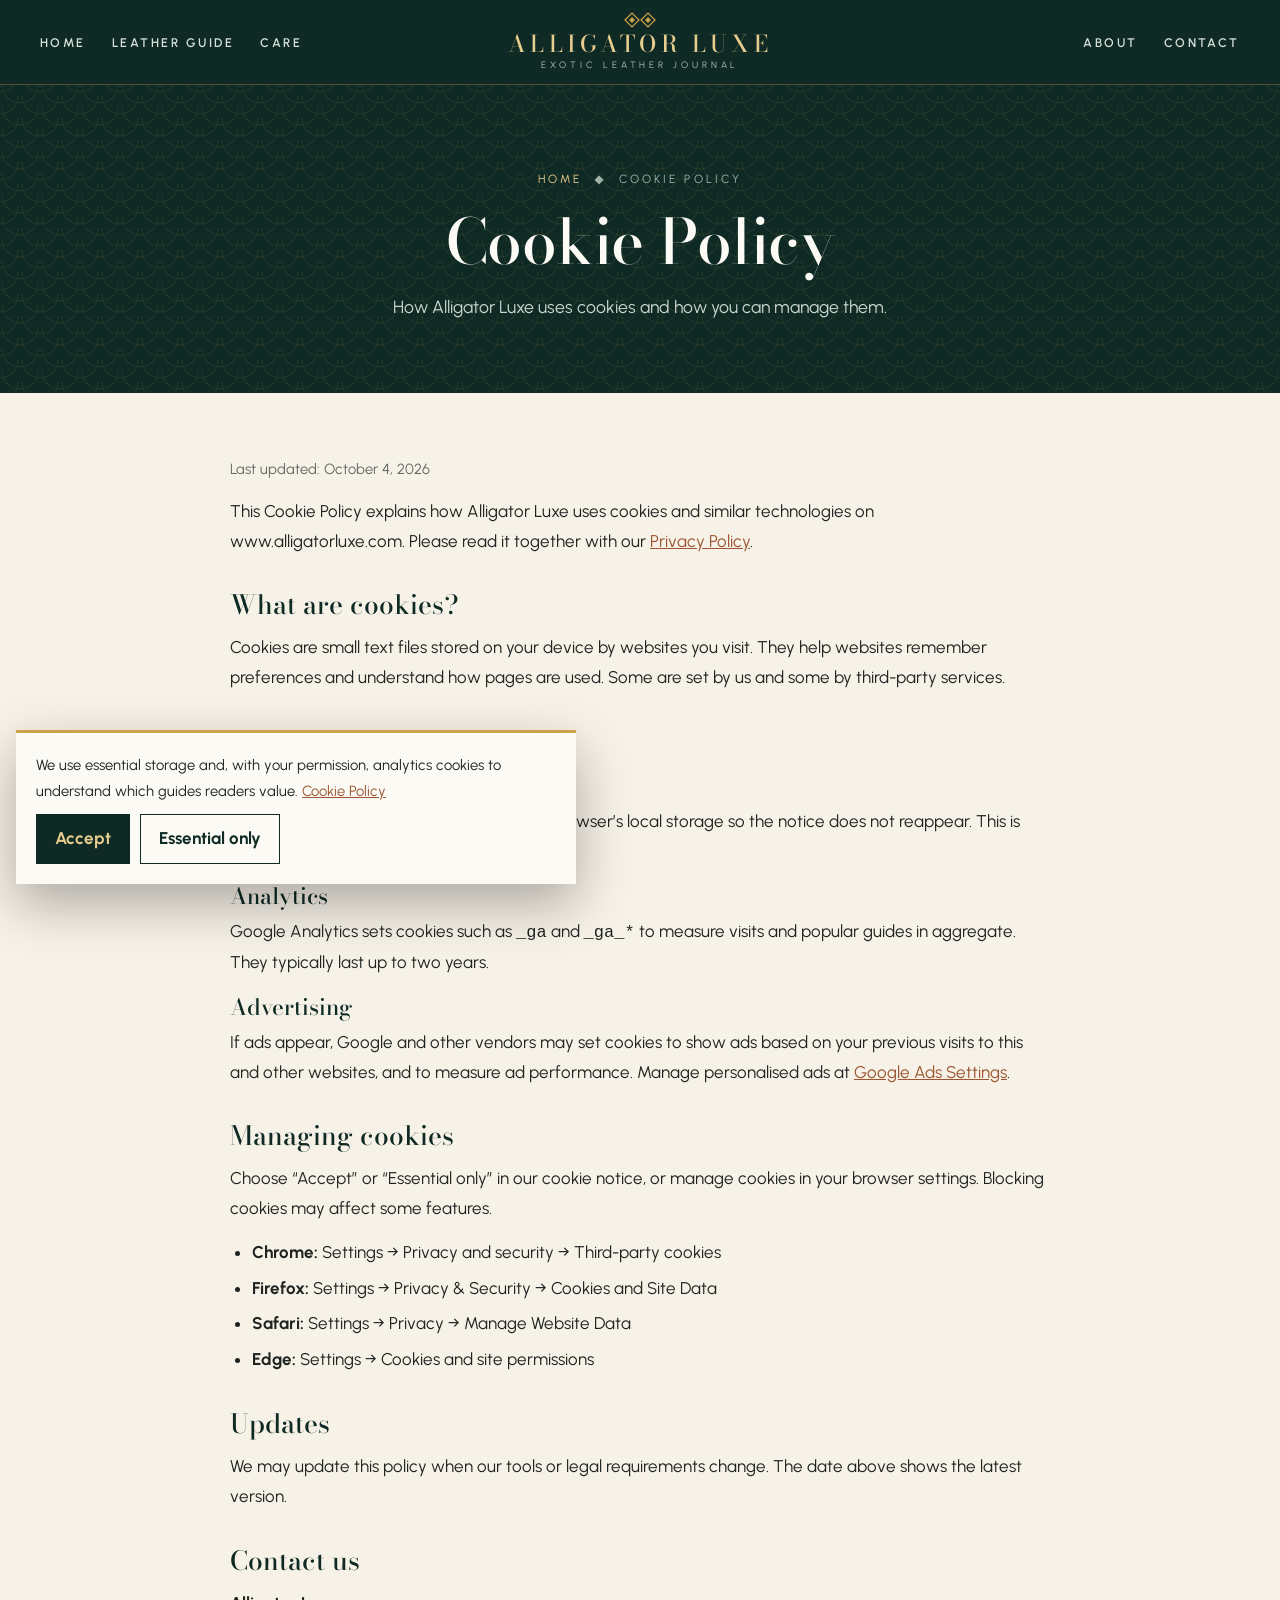
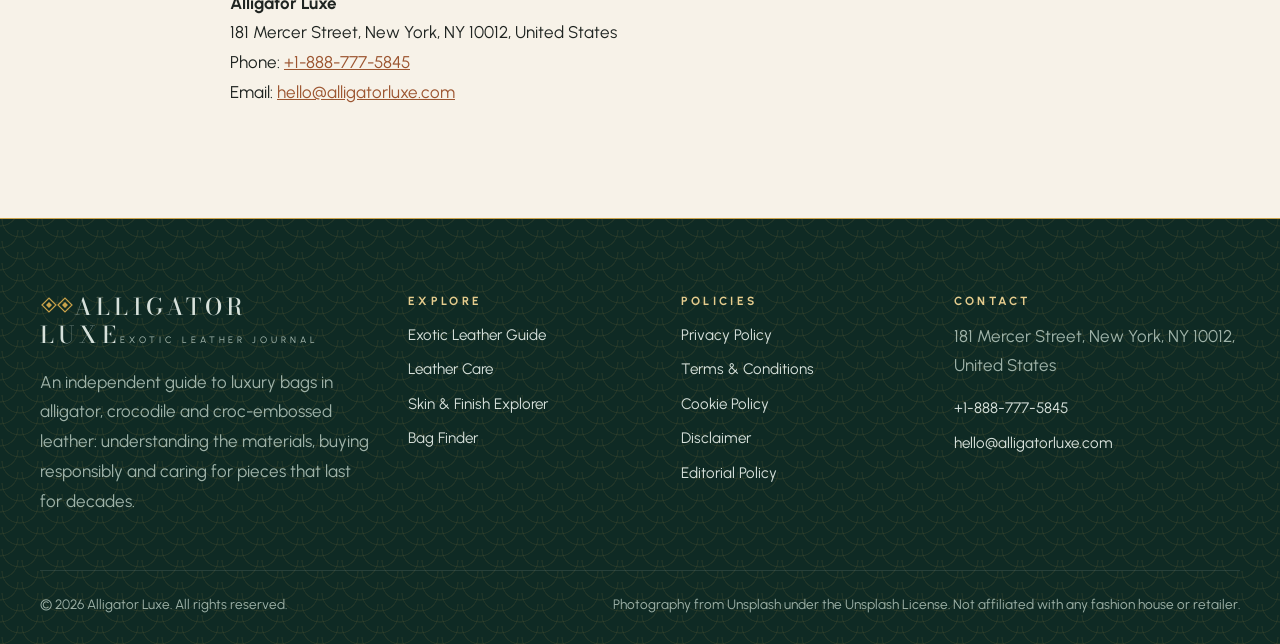
<file: cookie-policy.html>
<!DOCTYPE html>
<html lang="en">
<head>
<meta charset="UTF-8">
<meta name="viewport" content="width=device-width, initial-scale=1">
<title>Cookie Policy | Alligator Luxe</title>
<meta name="description" content="Learn which essential, analytics and advertising cookies Alligator Luxe uses and how to manage or block cookies in your browser.">
<meta name="robots" content="index, follow, max-image-preview:large">
<link rel="canonical" href="https://www.alligatorluxe.com/cookie-policy.html">
<meta property="og:type" content="website"><meta property="og:site_name" content="Alligator Luxe">
<meta property="og:title" content="Cookie Policy | Alligator Luxe"><meta property="og:description" content="Learn which essential, analytics and advertising cookies Alligator Luxe uses and how to manage or block cookies in your browser.">
<meta property="og:url" content="https://www.alligatorluxe.com/cookie-policy.html"><meta property="og:image" content="https://images.unsplash.com/photo-1575295912464-fcfd1186d11d?auto=format&fit=crop&w=1200&q=75">
<meta name="twitter:card" content="summary_large_image"><meta name="theme-color" content="#0F2A24">
<link rel="icon" href="data:image/svg+xml,%3Csvg xmlns='http://www.w3.org/2000/svg' viewBox='0 0 40 40'%3E%3Crect width='40' height='40' fill='%230F2A24'/%3E%3Cpath d='M20 6 L34 20 L20 34 L6 20 Z' fill='none' stroke='%23C9A24A' stroke-width='2.4'/%3E%3Cpath d='M20 14 L26 20 L20 26 L14 20 Z' fill='%23C9A24A'/%3E%3C/svg%3E">
<link rel="preconnect" href="https://fonts.googleapis.com"><link rel="preconnect" href="https://fonts.gstatic.com" crossorigin><link rel="preconnect" href="https://images.unsplash.com">
<link href="https://fonts.googleapis.com/css2?family=Bodoni+Moda:ital,opsz,wght@0,6..96,500;1,6..96,500&family=Urbanist:wght@400;600;700&display=swap" rel="stylesheet">
<link rel="stylesheet" href="assets/css/style.css">
<!-- Google tag (gtag.js) -->
<script async src="https://www.googletagmanager.com/gtag/js?id=G-0LY0HY7L01"></script>
<script>
  window.dataLayer = window.dataLayer || [];
  function gtag(){dataLayer.push(arguments);}
  gtag('js', new Date());
  gtag('config', 'G-0LY0HY7L01');
</script>

</head>
<body>
<a class="skip" href="#main">Skip to content</a>
<header class="hdr">
  <div class="wrap">
    <nav class="lnav" aria-label="Main navigation"><ul class="nav"><li><a href="index.html">Home</a></li><li><a href="exotic-leather-guide.html">Leather Guide</a></li><li><a href="leather-care.html">Care</a></li></ul></nav>
    <a class="logo" href="index.html" aria-label="Alligator Luxe home"><svg viewBox="0 0 34 20" aria-hidden="true"><path d="M2 10 L9 3 L16 10 L9 17 Z M18 10 L25 3 L32 10 L25 17 Z" fill="none" stroke="#C9A24A" stroke-width="1.2"/><path d="M9 7 L12 10 L9 13 L6 10 Z M25 7 L28 10 L25 13 L22 10 Z" fill="#C9A24A"/></svg><span>Alligator Luxe</span><small>EXOTIC LEATHER JOURNAL</small></a>
    <nav class="rnav" aria-label="Secondary navigation"><ul class="nav r"><li><a href="about.html">About</a></li><li><a href="contact.html">Contact</a></li></ul></nav>
    <button class="burger" aria-label="Open menu" aria-expanded="false" aria-controls="mnav"><span></span><span></span><span></span></button>
  </div>
  <nav class="mnav" id="mnav" aria-label="Mobile navigation"><a href="index.html">Home</a><a href="exotic-leather-guide.html">Leather Guide</a><a href="leather-care.html">Care</a><a href="about.html">About</a><a href="contact.html">Contact</a></nav>
</header>
<main id="main">
<section class="ph scales"><div class="wrap"><p class="crumbs"><a href="index.html">Home</a> &nbsp;&#9670;&nbsp; Cookie Policy</p><h1>Cookie Policy</h1><p class="lead">How Alligator Luxe uses cookies and how you can manage them.</p></div></section><article class="prose"><p class="upd">Last updated: October 4, 2026</p>
<p>This Cookie Policy explains how Alligator Luxe uses cookies and similar technologies on www.alligatorluxe.com. Please read it together with our <a href="privacy-policy.html">Privacy Policy</a>.</p>
<h2>What are cookies?</h2>
<p>Cookies are small text files stored on your device by websites you visit. They help websites remember preferences and understand how pages are used. Some are set by us and some by third-party services.</p>
<h2>Cookies we use</h2>
<h3>Essential</h3>
<p>We store your cookie-notice choice in your browser&#8217;s local storage so the notice does not reappear. This is needed for the website to work as intended.</p>
<h3>Analytics</h3>
<p>Google Analytics sets cookies such as <code>_ga</code> and <code>_ga_*</code> to measure visits and popular guides in aggregate. They typically last up to two years.</p>
<h3>Advertising</h3>
<p>If ads appear, Google and other vendors may set cookies to show ads based on your previous visits to this and other websites, and to measure ad performance. Manage personalised ads at <a href="https://www.google.com/settings/ads" target="_blank" rel="noopener">Google Ads Settings</a>.</p>
<h2>Managing cookies</h2>
<p>Choose &ldquo;Accept&rdquo; or &ldquo;Essential only&rdquo; in our cookie notice, or manage cookies in your browser settings. Blocking cookies may affect some features.</p>
<ul><li><strong>Chrome:</strong> Settings &rarr; Privacy and security &rarr; Third-party cookies</li><li><strong>Firefox:</strong> Settings &rarr; Privacy &amp; Security &rarr; Cookies and Site Data</li><li><strong>Safari:</strong> Settings &rarr; Privacy &rarr; Manage Website Data</li><li><strong>Edge:</strong> Settings &rarr; Cookies and site permissions</li></ul>
<h2>Updates</h2>
<p>We may update this policy when our tools or legal requirements change. The date above shows the latest version.</p><h2>Contact us</h2><p><strong>Alligator Luxe</strong><br>181 Mercer Street, New York, NY 10012, United States<br>Phone: <a href="tel:+18887775845">+1-888-777-5845</a><br>Email: <a href="mailto:hello@alligatorluxe.com">hello@alligatorluxe.com</a></p></article></main>
<footer class="ftr scales">
  <div class="wrap">
    <div class="ftr-grid">
      <div><a class="logo" href="index.html"><svg viewBox="0 0 34 20" aria-hidden="true"><path d="M2 10 L9 3 L16 10 L9 17 Z M18 10 L25 3 L32 10 L25 17 Z" fill="none" stroke="#C9A24A" stroke-width="1.2"/><path d="M9 7 L12 10 L9 13 L6 10 Z M25 7 L28 10 L25 13 L22 10 Z" fill="#C9A24A"/></svg><span>Alligator Luxe</span><small>EXOTIC LEATHER JOURNAL</small></a><p>An independent guide to luxury bags in alligator, crocodile and croc-embossed leather: understanding the materials, buying responsibly and caring for pieces that last for decades.</p></div>
      <div><h4>Explore</h4><a href="exotic-leather-guide.html">Exotic Leather Guide</a><a href="leather-care.html">Leather Care</a><a href="index.html#skins">Skin &amp; Finish Explorer</a><a href="index.html#finder-sec">Bag Finder</a></div>
      <div><h4>Policies</h4><a href="privacy-policy.html">Privacy Policy</a><a href="terms-and-conditions.html">Terms &amp; Conditions</a><a href="cookie-policy.html">Cookie Policy</a><a href="disclaimer.html">Disclaimer</a><a href="editorial-policy.html">Editorial Policy</a></div>
      <div><h4>Contact</h4><p>181 Mercer Street, New York, NY 10012, United States</p><a href="tel:+18887775845">+1-888-777-5845</a><a href="mailto:hello@alligatorluxe.com">hello@alligatorluxe.com</a></div>
    </div>
    <div class="ftr-base"><span>&copy; <span id="year">2026</span> Alligator Luxe. All rights reserved.</span><span>Photography from Unsplash under the Unsplash License. Not affiliated with any fashion house or retailer.</span></div>
  </div>
</footer>
<div class="cookie" id="cookie" role="dialog" aria-label="Cookie notice"><p>We use essential storage and, with your permission, analytics cookies to understand which guides readers value. <a href="cookie-policy.html">Cookie Policy</a></p><button class="y" data-cookie="accepted">Accept</button><button data-cookie="declined">Essential only</button></div>
<script src="assets/js/main.js" defer></script>
</body>
</html>
</file>
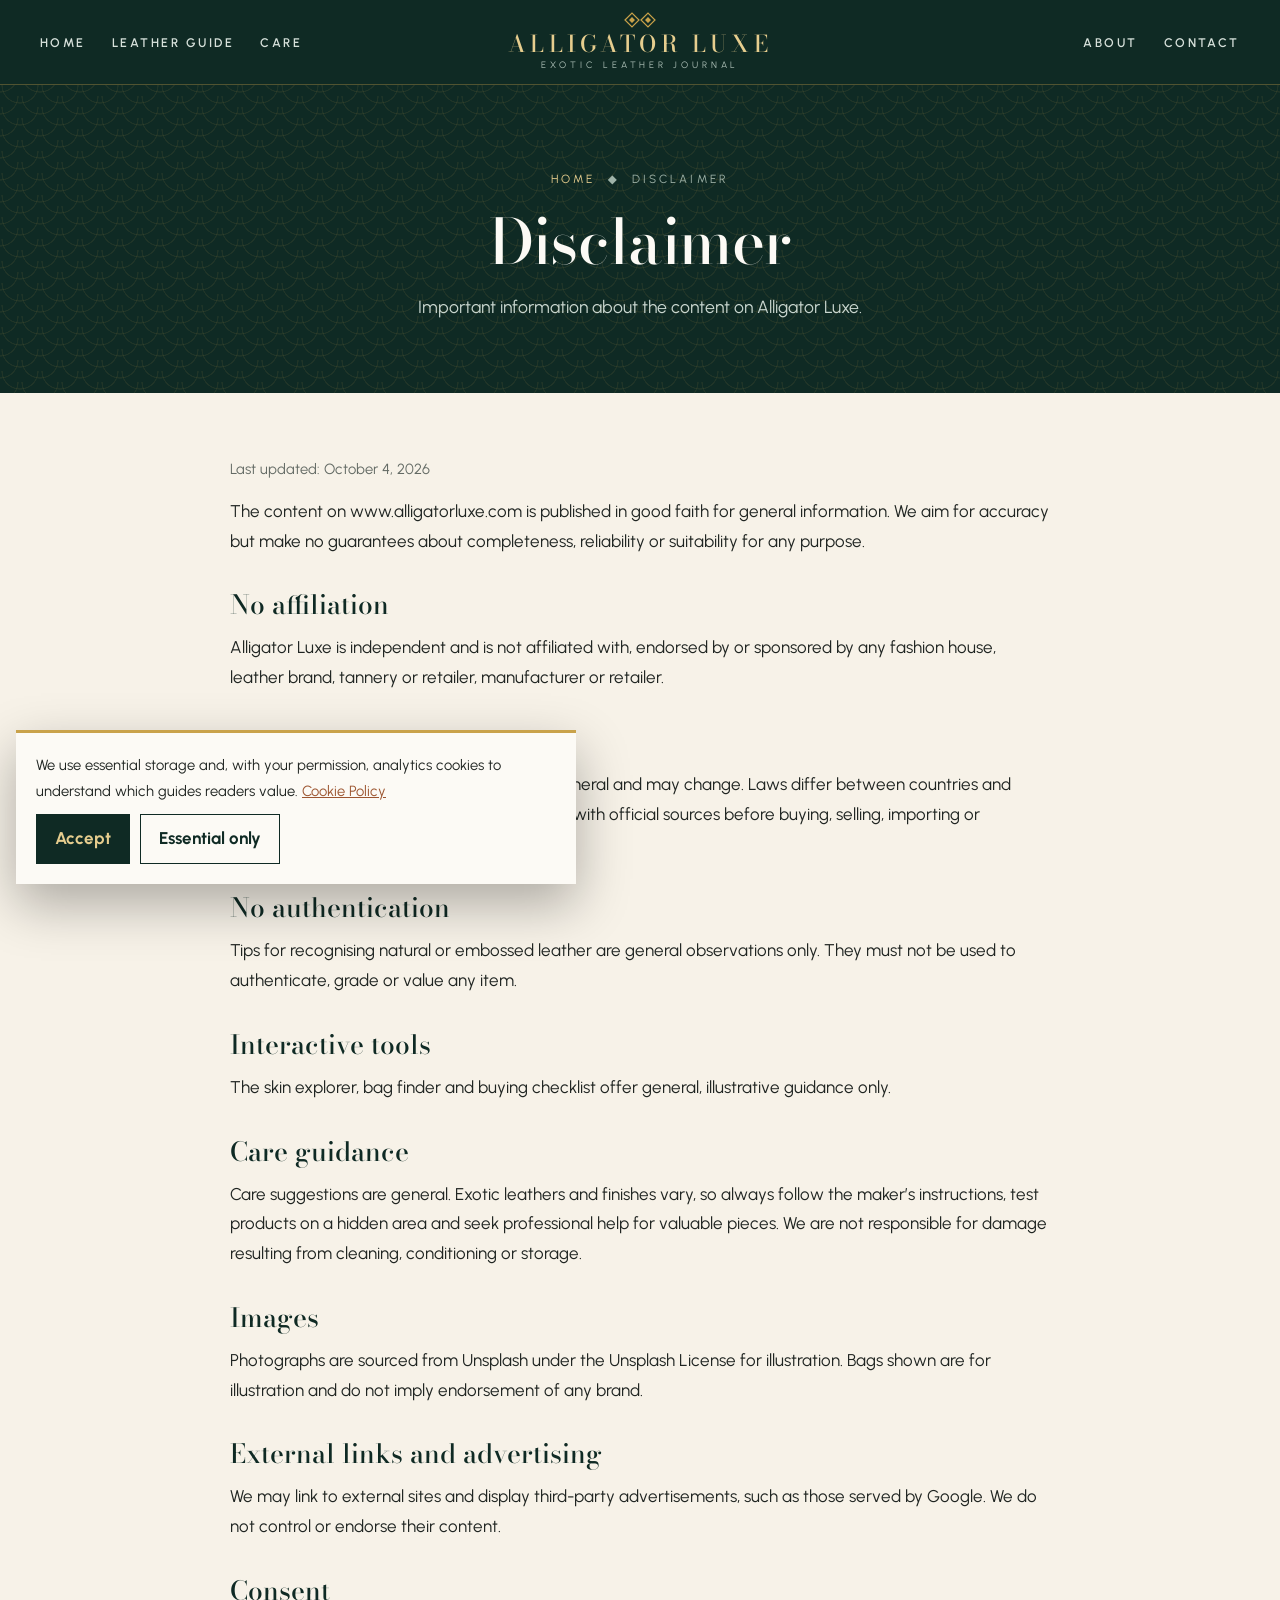
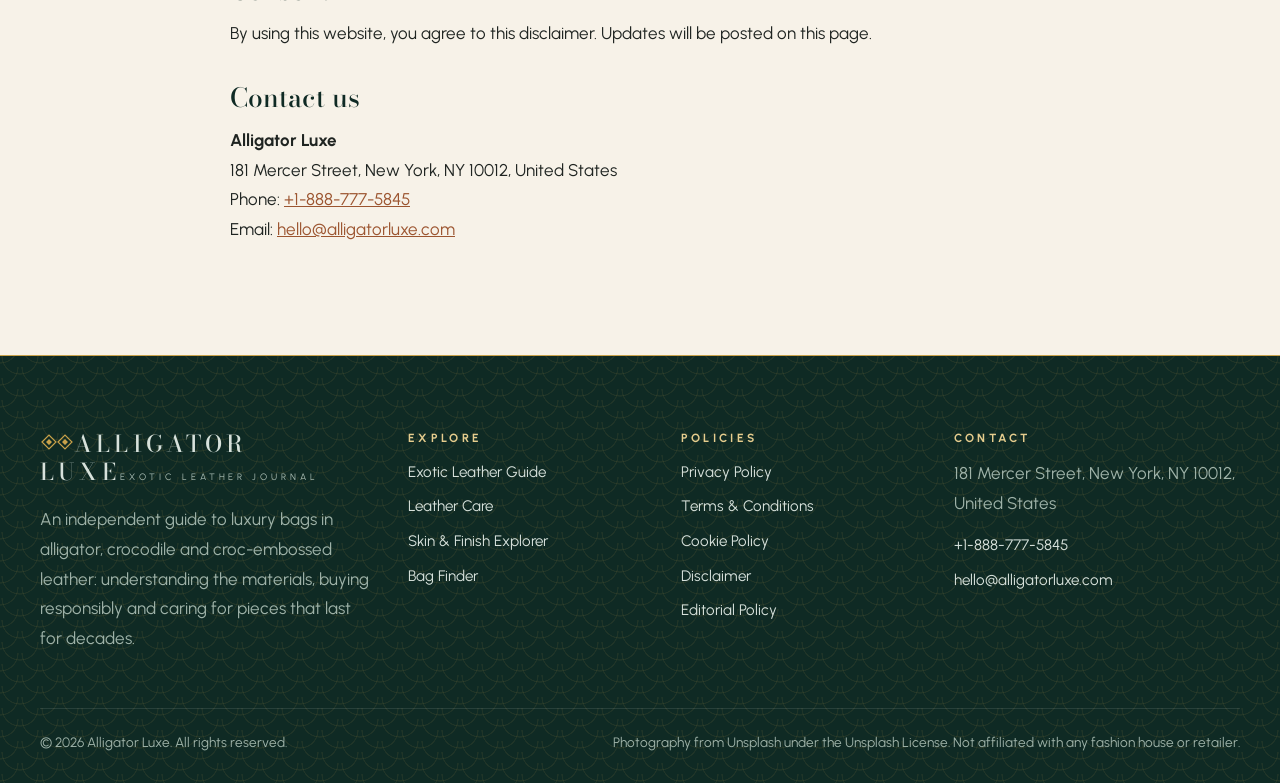
<file: disclaimer.html>
<!DOCTYPE html>
<html lang="en">
<head>
<meta charset="UTF-8">
<meta name="viewport" content="width=device-width, initial-scale=1">
<title>Disclaimer | Alligator Luxe</title>
<meta name="description" content="The Alligator Luxe disclaimer: general information, no affiliation, regulations, no authentication, tool estimates, care guidance, images, links and advertising.">
<meta name="robots" content="index, follow, max-image-preview:large">
<link rel="canonical" href="https://www.alligatorluxe.com/disclaimer.html">
<meta property="og:type" content="website"><meta property="og:site_name" content="Alligator Luxe">
<meta property="og:title" content="Disclaimer | Alligator Luxe"><meta property="og:description" content="The Alligator Luxe disclaimer: general information, no affiliation, regulations, no authentication, tool estimates, care guidance, images, links and advertising.">
<meta property="og:url" content="https://www.alligatorluxe.com/disclaimer.html"><meta property="og:image" content="https://images.unsplash.com/photo-1575295912464-fcfd1186d11d?auto=format&fit=crop&w=1200&q=75">
<meta name="twitter:card" content="summary_large_image"><meta name="theme-color" content="#0F2A24">
<link rel="icon" href="data:image/svg+xml,%3Csvg xmlns='http://www.w3.org/2000/svg' viewBox='0 0 40 40'%3E%3Crect width='40' height='40' fill='%230F2A24'/%3E%3Cpath d='M20 6 L34 20 L20 34 L6 20 Z' fill='none' stroke='%23C9A24A' stroke-width='2.4'/%3E%3Cpath d='M20 14 L26 20 L20 26 L14 20 Z' fill='%23C9A24A'/%3E%3C/svg%3E">
<link rel="preconnect" href="https://fonts.googleapis.com"><link rel="preconnect" href="https://fonts.gstatic.com" crossorigin><link rel="preconnect" href="https://images.unsplash.com">
<link href="https://fonts.googleapis.com/css2?family=Bodoni+Moda:ital,opsz,wght@0,6..96,500;1,6..96,500&family=Urbanist:wght@400;600;700&display=swap" rel="stylesheet">
<link rel="stylesheet" href="assets/css/style.css">
<!-- Google tag (gtag.js) -->
<script async src="https://www.googletagmanager.com/gtag/js?id=G-0LY0HY7L01"></script>
<script>
  window.dataLayer = window.dataLayer || [];
  function gtag(){dataLayer.push(arguments);}
  gtag('js', new Date());
  gtag('config', 'G-0LY0HY7L01');
</script>

</head>
<body>
<a class="skip" href="#main">Skip to content</a>
<header class="hdr">
  <div class="wrap">
    <nav class="lnav" aria-label="Main navigation"><ul class="nav"><li><a href="index.html">Home</a></li><li><a href="exotic-leather-guide.html">Leather Guide</a></li><li><a href="leather-care.html">Care</a></li></ul></nav>
    <a class="logo" href="index.html" aria-label="Alligator Luxe home"><svg viewBox="0 0 34 20" aria-hidden="true"><path d="M2 10 L9 3 L16 10 L9 17 Z M18 10 L25 3 L32 10 L25 17 Z" fill="none" stroke="#C9A24A" stroke-width="1.2"/><path d="M9 7 L12 10 L9 13 L6 10 Z M25 7 L28 10 L25 13 L22 10 Z" fill="#C9A24A"/></svg><span>Alligator Luxe</span><small>EXOTIC LEATHER JOURNAL</small></a>
    <nav class="rnav" aria-label="Secondary navigation"><ul class="nav r"><li><a href="about.html">About</a></li><li><a href="contact.html">Contact</a></li></ul></nav>
    <button class="burger" aria-label="Open menu" aria-expanded="false" aria-controls="mnav"><span></span><span></span><span></span></button>
  </div>
  <nav class="mnav" id="mnav" aria-label="Mobile navigation"><a href="index.html">Home</a><a href="exotic-leather-guide.html">Leather Guide</a><a href="leather-care.html">Care</a><a href="about.html">About</a><a href="contact.html">Contact</a></nav>
</header>
<main id="main">
<section class="ph scales"><div class="wrap"><p class="crumbs"><a href="index.html">Home</a> &nbsp;&#9670;&nbsp; Disclaimer</p><h1>Disclaimer</h1><p class="lead">Important information about the content on Alligator Luxe.</p></div></section><article class="prose"><p class="upd">Last updated: October 4, 2026</p>
<p>The content on www.alligatorluxe.com is published in good faith for general information. We aim for accuracy but make no guarantees about completeness, reliability or suitability for any purpose.</p>
<h2>No affiliation</h2>
<p>Alligator Luxe is independent and is not affiliated with, endorsed by or sponsored by any fashion house, leather brand, tannery or retailer, manufacturer or retailer.</p>
<h2>Regulations</h2>
<p>Information about CITES and other rules is general and may change. Laws differ between countries and regions. Always confirm current requirements with official sources before buying, selling, importing or travelling with exotic leather.</p>
<h2>No authentication</h2>
<p>Tips for recognising natural or embossed leather are general observations only. They must not be used to authenticate, grade or value any item.</p>
<h2>Interactive tools</h2>
<p>The skin explorer, bag finder and buying checklist offer general, illustrative guidance only.</p>
<h2>Care guidance</h2>
<p>Care suggestions are general. Exotic leathers and finishes vary, so always follow the maker&#8217;s instructions, test products on a hidden area and seek professional help for valuable pieces. We are not responsible for damage resulting from cleaning, conditioning or storage.</p>
<h2>Images</h2>
<p>Photographs are sourced from Unsplash under the Unsplash License for illustration. Bags shown are for illustration and do not imply endorsement of any brand.</p>
<h2>External links and advertising</h2>
<p>We may link to external sites and display third-party advertisements, such as those served by Google. We do not control or endorse their content.</p>
<h2>Consent</h2>
<p>By using this website, you agree to this disclaimer. Updates will be posted on this page.</p><h2>Contact us</h2><p><strong>Alligator Luxe</strong><br>181 Mercer Street, New York, NY 10012, United States<br>Phone: <a href="tel:+18887775845">+1-888-777-5845</a><br>Email: <a href="mailto:hello@alligatorluxe.com">hello@alligatorluxe.com</a></p></article></main>
<footer class="ftr scales">
  <div class="wrap">
    <div class="ftr-grid">
      <div><a class="logo" href="index.html"><svg viewBox="0 0 34 20" aria-hidden="true"><path d="M2 10 L9 3 L16 10 L9 17 Z M18 10 L25 3 L32 10 L25 17 Z" fill="none" stroke="#C9A24A" stroke-width="1.2"/><path d="M9 7 L12 10 L9 13 L6 10 Z M25 7 L28 10 L25 13 L22 10 Z" fill="#C9A24A"/></svg><span>Alligator Luxe</span><small>EXOTIC LEATHER JOURNAL</small></a><p>An independent guide to luxury bags in alligator, crocodile and croc-embossed leather: understanding the materials, buying responsibly and caring for pieces that last for decades.</p></div>
      <div><h4>Explore</h4><a href="exotic-leather-guide.html">Exotic Leather Guide</a><a href="leather-care.html">Leather Care</a><a href="index.html#skins">Skin &amp; Finish Explorer</a><a href="index.html#finder-sec">Bag Finder</a></div>
      <div><h4>Policies</h4><a href="privacy-policy.html">Privacy Policy</a><a href="terms-and-conditions.html">Terms &amp; Conditions</a><a href="cookie-policy.html">Cookie Policy</a><a href="disclaimer.html">Disclaimer</a><a href="editorial-policy.html">Editorial Policy</a></div>
      <div><h4>Contact</h4><p>181 Mercer Street, New York, NY 10012, United States</p><a href="tel:+18887775845">+1-888-777-5845</a><a href="mailto:hello@alligatorluxe.com">hello@alligatorluxe.com</a></div>
    </div>
    <div class="ftr-base"><span>&copy; <span id="year">2026</span> Alligator Luxe. All rights reserved.</span><span>Photography from Unsplash under the Unsplash License. Not affiliated with any fashion house or retailer.</span></div>
  </div>
</footer>
<div class="cookie" id="cookie" role="dialog" aria-label="Cookie notice"><p>We use essential storage and, with your permission, analytics cookies to understand which guides readers value. <a href="cookie-policy.html">Cookie Policy</a></p><button class="y" data-cookie="accepted">Accept</button><button data-cookie="declined">Essential only</button></div>
<script src="assets/js/main.js" defer></script>
</body>
</html>
</file>
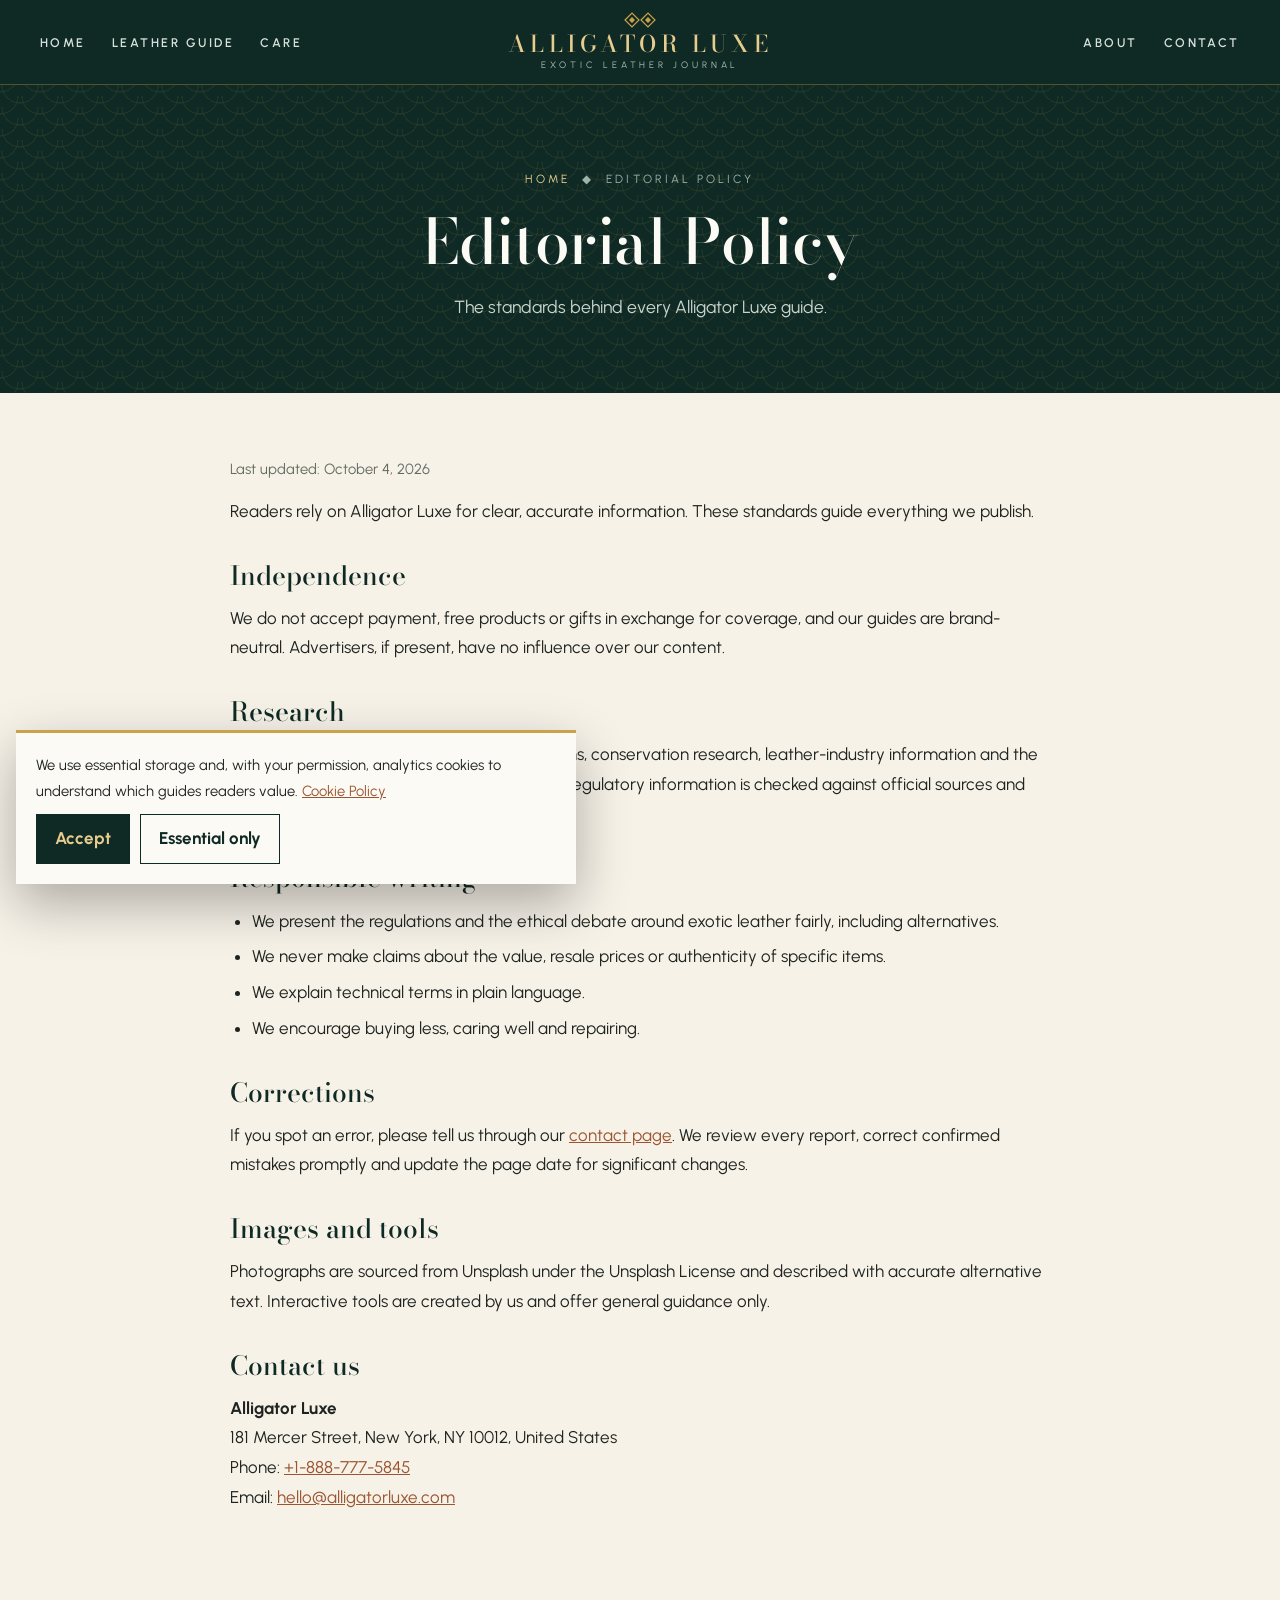
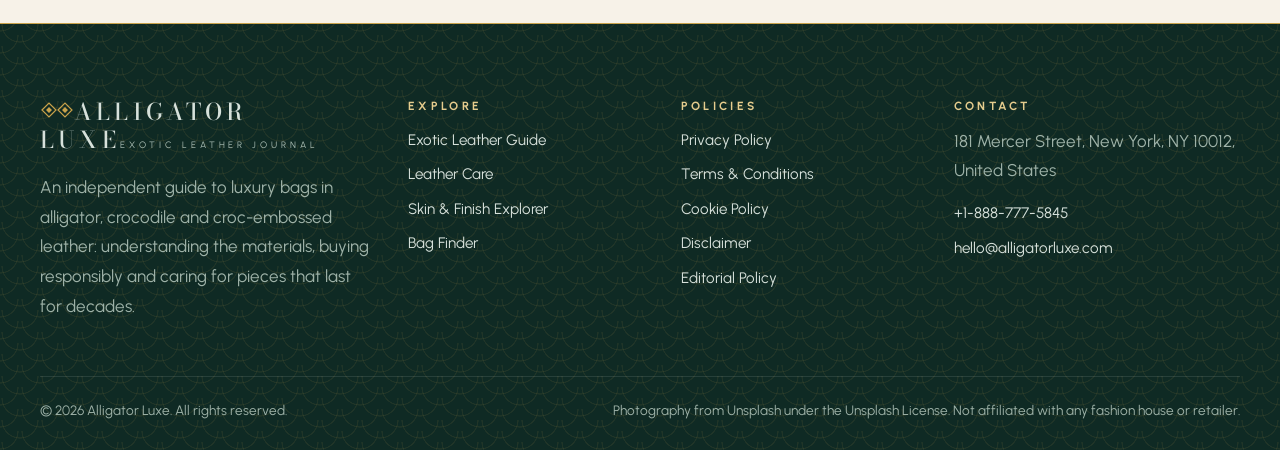
<file: editorial-policy.html>
<!DOCTYPE html>
<html lang="en">
<head>
<meta charset="UTF-8">
<meta name="viewport" content="width=device-width, initial-scale=1">
<title>Editorial Policy | Alligator Luxe</title>
<meta name="description" content="How Alligator Luxe researches exotic leather responsibly, stays independent and brand-neutral and corrects errors.">
<meta name="robots" content="index, follow, max-image-preview:large">
<link rel="canonical" href="https://www.alligatorluxe.com/editorial-policy.html">
<meta property="og:type" content="website"><meta property="og:site_name" content="Alligator Luxe">
<meta property="og:title" content="Editorial Policy | Alligator Luxe"><meta property="og:description" content="How Alligator Luxe researches exotic leather responsibly, stays independent and brand-neutral and corrects errors.">
<meta property="og:url" content="https://www.alligatorluxe.com/editorial-policy.html"><meta property="og:image" content="https://images.unsplash.com/photo-1575295912464-fcfd1186d11d?auto=format&fit=crop&w=1200&q=75">
<meta name="twitter:card" content="summary_large_image"><meta name="theme-color" content="#0F2A24">
<link rel="icon" href="data:image/svg+xml,%3Csvg xmlns='http://www.w3.org/2000/svg' viewBox='0 0 40 40'%3E%3Crect width='40' height='40' fill='%230F2A24'/%3E%3Cpath d='M20 6 L34 20 L20 34 L6 20 Z' fill='none' stroke='%23C9A24A' stroke-width='2.4'/%3E%3Cpath d='M20 14 L26 20 L20 26 L14 20 Z' fill='%23C9A24A'/%3E%3C/svg%3E">
<link rel="preconnect" href="https://fonts.googleapis.com"><link rel="preconnect" href="https://fonts.gstatic.com" crossorigin><link rel="preconnect" href="https://images.unsplash.com">
<link href="https://fonts.googleapis.com/css2?family=Bodoni+Moda:ital,opsz,wght@0,6..96,500;1,6..96,500&family=Urbanist:wght@400;600;700&display=swap" rel="stylesheet">
<link rel="stylesheet" href="assets/css/style.css">
<!-- Google tag (gtag.js) -->
<script async src="https://www.googletagmanager.com/gtag/js?id=G-0LY0HY7L01"></script>
<script>
  window.dataLayer = window.dataLayer || [];
  function gtag(){dataLayer.push(arguments);}
  gtag('js', new Date());
  gtag('config', 'G-0LY0HY7L01');
</script>

</head>
<body>
<a class="skip" href="#main">Skip to content</a>
<header class="hdr">
  <div class="wrap">
    <nav class="lnav" aria-label="Main navigation"><ul class="nav"><li><a href="index.html">Home</a></li><li><a href="exotic-leather-guide.html">Leather Guide</a></li><li><a href="leather-care.html">Care</a></li></ul></nav>
    <a class="logo" href="index.html" aria-label="Alligator Luxe home"><svg viewBox="0 0 34 20" aria-hidden="true"><path d="M2 10 L9 3 L16 10 L9 17 Z M18 10 L25 3 L32 10 L25 17 Z" fill="none" stroke="#C9A24A" stroke-width="1.2"/><path d="M9 7 L12 10 L9 13 L6 10 Z M25 7 L28 10 L25 13 L22 10 Z" fill="#C9A24A"/></svg><span>Alligator Luxe</span><small>EXOTIC LEATHER JOURNAL</small></a>
    <nav class="rnav" aria-label="Secondary navigation"><ul class="nav r"><li><a href="about.html">About</a></li><li><a href="contact.html">Contact</a></li></ul></nav>
    <button class="burger" aria-label="Open menu" aria-expanded="false" aria-controls="mnav"><span></span><span></span><span></span></button>
  </div>
  <nav class="mnav" id="mnav" aria-label="Mobile navigation"><a href="index.html">Home</a><a href="exotic-leather-guide.html">Leather Guide</a><a href="leather-care.html">Care</a><a href="about.html">About</a><a href="contact.html">Contact</a></nav>
</header>
<main id="main">
<section class="ph scales"><div class="wrap"><p class="crumbs"><a href="index.html">Home</a> &nbsp;&#9670;&nbsp; Editorial Policy</p><h1>Editorial Policy</h1><p class="lead">The standards behind every Alligator Luxe guide.</p></div></section><article class="prose"><p class="upd">Last updated: October 4, 2026</p>
<p>Readers rely on Alligator Luxe for clear, accurate information. These standards guide everything we publish.</p>
<h2>Independence</h2>
<p>We do not accept payment, free products or gifts in exchange for coverage, and our guides are brand-neutral. Advertisers, if present, have no influence over our content.</p>
<h2>Research</h2>
<p>We draw on published wildlife-trade regulations, conservation research, leather-industry information and the experience of leatherworkers and restorers. Regulatory information is checked against official sources and reviewed periodically.</p>
<h2>Responsible writing</h2>
<ul><li>We present the regulations and the ethical debate around exotic leather fairly, including alternatives.</li><li>We never make claims about the value, resale prices or authenticity of specific items.</li><li>We explain technical terms in plain language.</li><li>We encourage buying less, caring well and repairing.</li></ul>
<h2>Corrections</h2>
<p>If you spot an error, please tell us through our <a href="contact.html">contact page</a>. We review every report, correct confirmed mistakes promptly and update the page date for significant changes.</p>
<h2>Images and tools</h2>
<p>Photographs are sourced from Unsplash under the Unsplash License and described with accurate alternative text. Interactive tools are created by us and offer general guidance only.</p><h2>Contact us</h2><p><strong>Alligator Luxe</strong><br>181 Mercer Street, New York, NY 10012, United States<br>Phone: <a href="tel:+18887775845">+1-888-777-5845</a><br>Email: <a href="mailto:hello@alligatorluxe.com">hello@alligatorluxe.com</a></p></article></main>
<footer class="ftr scales">
  <div class="wrap">
    <div class="ftr-grid">
      <div><a class="logo" href="index.html"><svg viewBox="0 0 34 20" aria-hidden="true"><path d="M2 10 L9 3 L16 10 L9 17 Z M18 10 L25 3 L32 10 L25 17 Z" fill="none" stroke="#C9A24A" stroke-width="1.2"/><path d="M9 7 L12 10 L9 13 L6 10 Z M25 7 L28 10 L25 13 L22 10 Z" fill="#C9A24A"/></svg><span>Alligator Luxe</span><small>EXOTIC LEATHER JOURNAL</small></a><p>An independent guide to luxury bags in alligator, crocodile and croc-embossed leather: understanding the materials, buying responsibly and caring for pieces that last for decades.</p></div>
      <div><h4>Explore</h4><a href="exotic-leather-guide.html">Exotic Leather Guide</a><a href="leather-care.html">Leather Care</a><a href="index.html#skins">Skin &amp; Finish Explorer</a><a href="index.html#finder-sec">Bag Finder</a></div>
      <div><h4>Policies</h4><a href="privacy-policy.html">Privacy Policy</a><a href="terms-and-conditions.html">Terms &amp; Conditions</a><a href="cookie-policy.html">Cookie Policy</a><a href="disclaimer.html">Disclaimer</a><a href="editorial-policy.html">Editorial Policy</a></div>
      <div><h4>Contact</h4><p>181 Mercer Street, New York, NY 10012, United States</p><a href="tel:+18887775845">+1-888-777-5845</a><a href="mailto:hello@alligatorluxe.com">hello@alligatorluxe.com</a></div>
    </div>
    <div class="ftr-base"><span>&copy; <span id="year">2026</span> Alligator Luxe. All rights reserved.</span><span>Photography from Unsplash under the Unsplash License. Not affiliated with any fashion house or retailer.</span></div>
  </div>
</footer>
<div class="cookie" id="cookie" role="dialog" aria-label="Cookie notice"><p>We use essential storage and, with your permission, analytics cookies to understand which guides readers value. <a href="cookie-policy.html">Cookie Policy</a></p><button class="y" data-cookie="accepted">Accept</button><button data-cookie="declined">Essential only</button></div>
<script src="assets/js/main.js" defer></script>
</body>
</html>
</file>
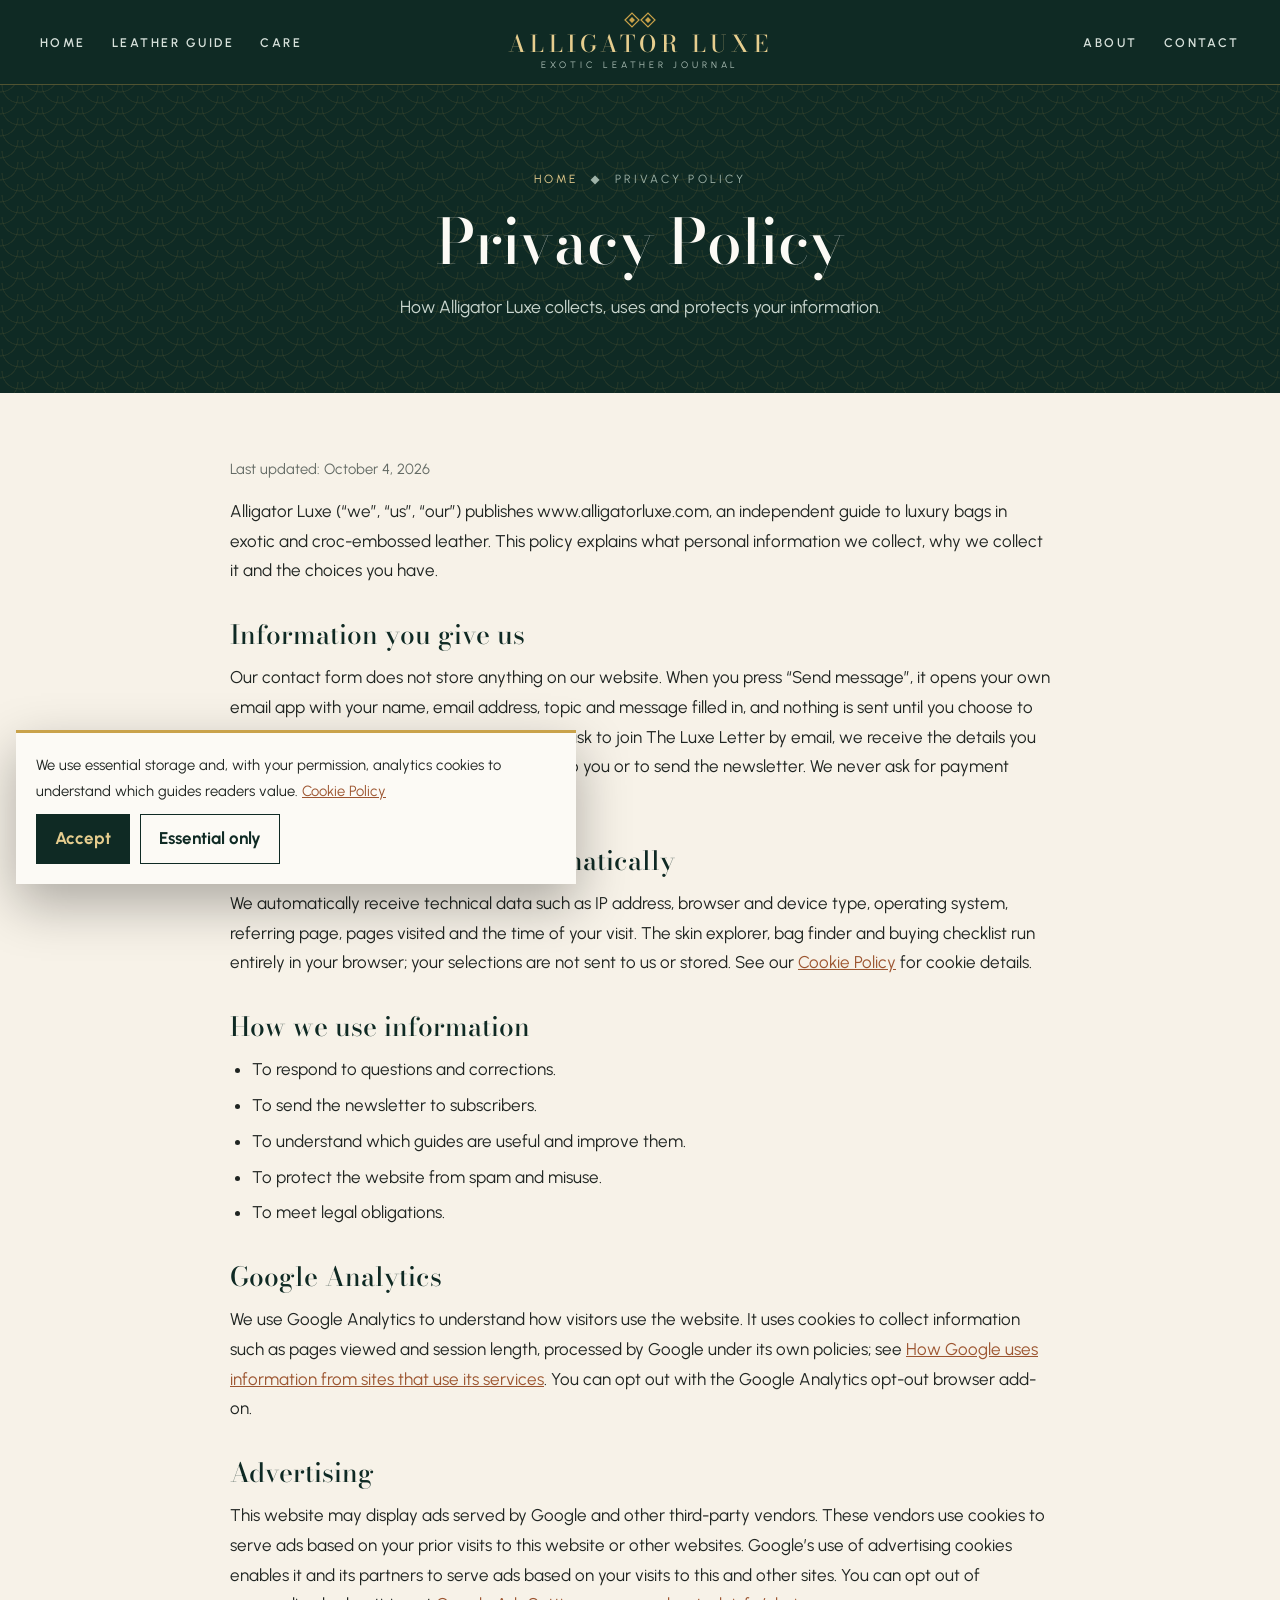
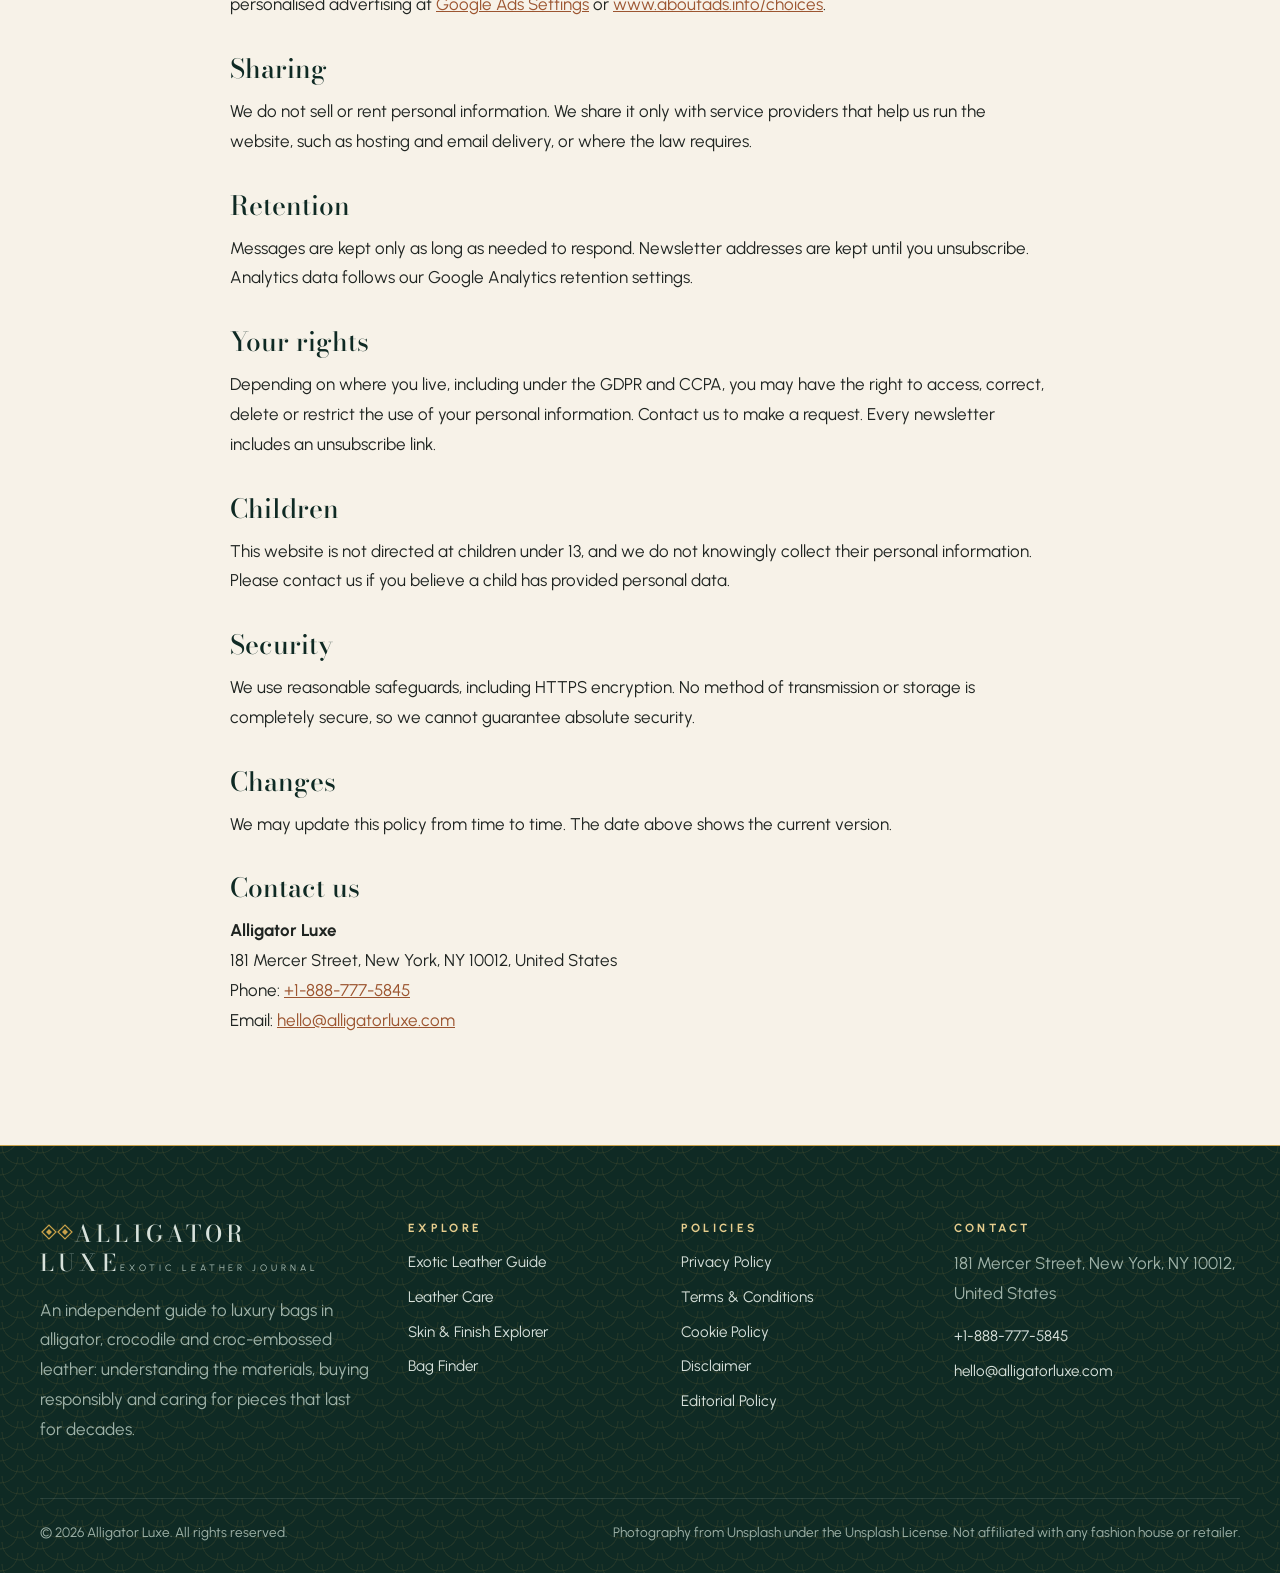
<file: privacy-policy.html>
<!DOCTYPE html>
<html lang="en">
<head>
<meta charset="UTF-8">
<meta name="viewport" content="width=device-width, initial-scale=1">
<title>Privacy Policy | Alligator Luxe</title>
<meta name="description" content="How Alligator Luxe handles personal information from contact messages and newsletter sign-ups, and how Google Analytics and advertising cookies are used.">
<meta name="robots" content="index, follow, max-image-preview:large">
<link rel="canonical" href="https://www.alligatorluxe.com/privacy-policy.html">
<meta property="og:type" content="website"><meta property="og:site_name" content="Alligator Luxe">
<meta property="og:title" content="Privacy Policy | Alligator Luxe"><meta property="og:description" content="How Alligator Luxe handles personal information from contact messages and newsletter sign-ups, and how Google Analytics and advertising cookies are used.">
<meta property="og:url" content="https://www.alligatorluxe.com/privacy-policy.html"><meta property="og:image" content="https://images.unsplash.com/photo-1575295912464-fcfd1186d11d?auto=format&fit=crop&w=1200&q=75">
<meta name="twitter:card" content="summary_large_image"><meta name="theme-color" content="#0F2A24">
<link rel="icon" href="data:image/svg+xml,%3Csvg xmlns='http://www.w3.org/2000/svg' viewBox='0 0 40 40'%3E%3Crect width='40' height='40' fill='%230F2A24'/%3E%3Cpath d='M20 6 L34 20 L20 34 L6 20 Z' fill='none' stroke='%23C9A24A' stroke-width='2.4'/%3E%3Cpath d='M20 14 L26 20 L20 26 L14 20 Z' fill='%23C9A24A'/%3E%3C/svg%3E">
<link rel="preconnect" href="https://fonts.googleapis.com"><link rel="preconnect" href="https://fonts.gstatic.com" crossorigin><link rel="preconnect" href="https://images.unsplash.com">
<link href="https://fonts.googleapis.com/css2?family=Bodoni+Moda:ital,opsz,wght@0,6..96,500;1,6..96,500&family=Urbanist:wght@400;600;700&display=swap" rel="stylesheet">
<link rel="stylesheet" href="assets/css/style.css">
<!-- Google tag (gtag.js) -->
<script async src="https://www.googletagmanager.com/gtag/js?id=G-0LY0HY7L01"></script>
<script>
  window.dataLayer = window.dataLayer || [];
  function gtag(){dataLayer.push(arguments);}
  gtag('js', new Date());
  gtag('config', 'G-0LY0HY7L01');
</script>

</head>
<body>
<a class="skip" href="#main">Skip to content</a>
<header class="hdr">
  <div class="wrap">
    <nav class="lnav" aria-label="Main navigation"><ul class="nav"><li><a href="index.html">Home</a></li><li><a href="exotic-leather-guide.html">Leather Guide</a></li><li><a href="leather-care.html">Care</a></li></ul></nav>
    <a class="logo" href="index.html" aria-label="Alligator Luxe home"><svg viewBox="0 0 34 20" aria-hidden="true"><path d="M2 10 L9 3 L16 10 L9 17 Z M18 10 L25 3 L32 10 L25 17 Z" fill="none" stroke="#C9A24A" stroke-width="1.2"/><path d="M9 7 L12 10 L9 13 L6 10 Z M25 7 L28 10 L25 13 L22 10 Z" fill="#C9A24A"/></svg><span>Alligator Luxe</span><small>EXOTIC LEATHER JOURNAL</small></a>
    <nav class="rnav" aria-label="Secondary navigation"><ul class="nav r"><li><a href="about.html">About</a></li><li><a href="contact.html">Contact</a></li></ul></nav>
    <button class="burger" aria-label="Open menu" aria-expanded="false" aria-controls="mnav"><span></span><span></span><span></span></button>
  </div>
  <nav class="mnav" id="mnav" aria-label="Mobile navigation"><a href="index.html">Home</a><a href="exotic-leather-guide.html">Leather Guide</a><a href="leather-care.html">Care</a><a href="about.html">About</a><a href="contact.html">Contact</a></nav>
</header>
<main id="main">
<section class="ph scales"><div class="wrap"><p class="crumbs"><a href="index.html">Home</a> &nbsp;&#9670;&nbsp; Privacy Policy</p><h1>Privacy Policy</h1><p class="lead">How Alligator Luxe collects, uses and protects your information.</p></div></section><article class="prose"><p class="upd">Last updated: October 4, 2026</p>
<p>Alligator Luxe (&ldquo;we&rdquo;, &ldquo;us&rdquo;, &ldquo;our&rdquo;) publishes www.alligatorluxe.com, an independent guide to luxury bags in exotic and croc-embossed leather. This policy explains what personal information we collect, why we collect it and the choices you have.</p>
<h2>Information you give us</h2>
<p>Our contact form does not store anything on our website. When you press &ldquo;Send message&rdquo;, it opens your own email app with your name, email address, topic and message filled in, and nothing is sent until you choose to send that email. When you email or call us, or ask to join The Luxe Letter by email, we receive the details you include. We use this information only to reply to you or to send the newsletter. We never ask for payment details because we sell nothing.</p>
<h2>Information collected automatically</h2>
<p>We automatically receive technical data such as IP address, browser and device type, operating system, referring page, pages visited and the time of your visit. The skin explorer, bag finder and buying checklist run entirely in your browser; your selections are not sent to us or stored. See our <a href="cookie-policy.html">Cookie Policy</a> for cookie details.</p>
<h2>How we use information</h2>
<ul><li>To respond to questions and corrections.</li><li>To send the newsletter to subscribers.</li><li>To understand which guides are useful and improve them.</li><li>To protect the website from spam and misuse.</li><li>To meet legal obligations.</li></ul>
<h2>Google Analytics</h2>
<p>We use Google Analytics to understand how visitors use the website. It uses cookies to collect information such as pages viewed and session length, processed by Google under its own policies; see <a href="https://policies.google.com/technologies/partner-sites" target="_blank" rel="noopener">How Google uses information from sites that use its services</a>. You can opt out with the Google Analytics opt-out browser add-on.</p>
<h2>Advertising</h2>
<p>This website may display ads served by Google and other third-party vendors. These vendors use cookies to serve ads based on your prior visits to this website or other websites. Google&#8217;s use of advertising cookies enables it and its partners to serve ads based on your visits to this and other sites. You can opt out of personalised advertising at <a href="https://www.google.com/settings/ads" target="_blank" rel="noopener">Google Ads Settings</a> or <a href="https://www.aboutads.info/choices" target="_blank" rel="noopener">www.aboutads.info/choices</a>.</p>
<h2>Sharing</h2>
<p>We do not sell or rent personal information. We share it only with service providers that help us run the website, such as hosting and email delivery, or where the law requires.</p>
<h2>Retention</h2>
<p>Messages are kept only as long as needed to respond. Newsletter addresses are kept until you unsubscribe. Analytics data follows our Google Analytics retention settings.</p>
<h2>Your rights</h2>
<p>Depending on where you live, including under the GDPR and CCPA, you may have the right to access, correct, delete or restrict the use of your personal information. Contact us to make a request. Every newsletter includes an unsubscribe link.</p>
<h2>Children</h2>
<p>This website is not directed at children under 13, and we do not knowingly collect their personal information. Please contact us if you believe a child has provided personal data.</p>
<h2>Security</h2>
<p>We use reasonable safeguards, including HTTPS encryption. No method of transmission or storage is completely secure, so we cannot guarantee absolute security.</p>
<h2>Changes</h2>
<p>We may update this policy from time to time. The date above shows the current version.</p><h2>Contact us</h2><p><strong>Alligator Luxe</strong><br>181 Mercer Street, New York, NY 10012, United States<br>Phone: <a href="tel:+18887775845">+1-888-777-5845</a><br>Email: <a href="mailto:hello@alligatorluxe.com">hello@alligatorluxe.com</a></p></article></main>
<footer class="ftr scales">
  <div class="wrap">
    <div class="ftr-grid">
      <div><a class="logo" href="index.html"><svg viewBox="0 0 34 20" aria-hidden="true"><path d="M2 10 L9 3 L16 10 L9 17 Z M18 10 L25 3 L32 10 L25 17 Z" fill="none" stroke="#C9A24A" stroke-width="1.2"/><path d="M9 7 L12 10 L9 13 L6 10 Z M25 7 L28 10 L25 13 L22 10 Z" fill="#C9A24A"/></svg><span>Alligator Luxe</span><small>EXOTIC LEATHER JOURNAL</small></a><p>An independent guide to luxury bags in alligator, crocodile and croc-embossed leather: understanding the materials, buying responsibly and caring for pieces that last for decades.</p></div>
      <div><h4>Explore</h4><a href="exotic-leather-guide.html">Exotic Leather Guide</a><a href="leather-care.html">Leather Care</a><a href="index.html#skins">Skin &amp; Finish Explorer</a><a href="index.html#finder-sec">Bag Finder</a></div>
      <div><h4>Policies</h4><a href="privacy-policy.html">Privacy Policy</a><a href="terms-and-conditions.html">Terms &amp; Conditions</a><a href="cookie-policy.html">Cookie Policy</a><a href="disclaimer.html">Disclaimer</a><a href="editorial-policy.html">Editorial Policy</a></div>
      <div><h4>Contact</h4><p>181 Mercer Street, New York, NY 10012, United States</p><a href="tel:+18887775845">+1-888-777-5845</a><a href="mailto:hello@alligatorluxe.com">hello@alligatorluxe.com</a></div>
    </div>
    <div class="ftr-base"><span>&copy; <span id="year">2026</span> Alligator Luxe. All rights reserved.</span><span>Photography from Unsplash under the Unsplash License. Not affiliated with any fashion house or retailer.</span></div>
  </div>
</footer>
<div class="cookie" id="cookie" role="dialog" aria-label="Cookie notice"><p>We use essential storage and, with your permission, analytics cookies to understand which guides readers value. <a href="cookie-policy.html">Cookie Policy</a></p><button class="y" data-cookie="accepted">Accept</button><button data-cookie="declined">Essential only</button></div>
<script src="assets/js/main.js" defer></script>
</body>
</html>
</file>
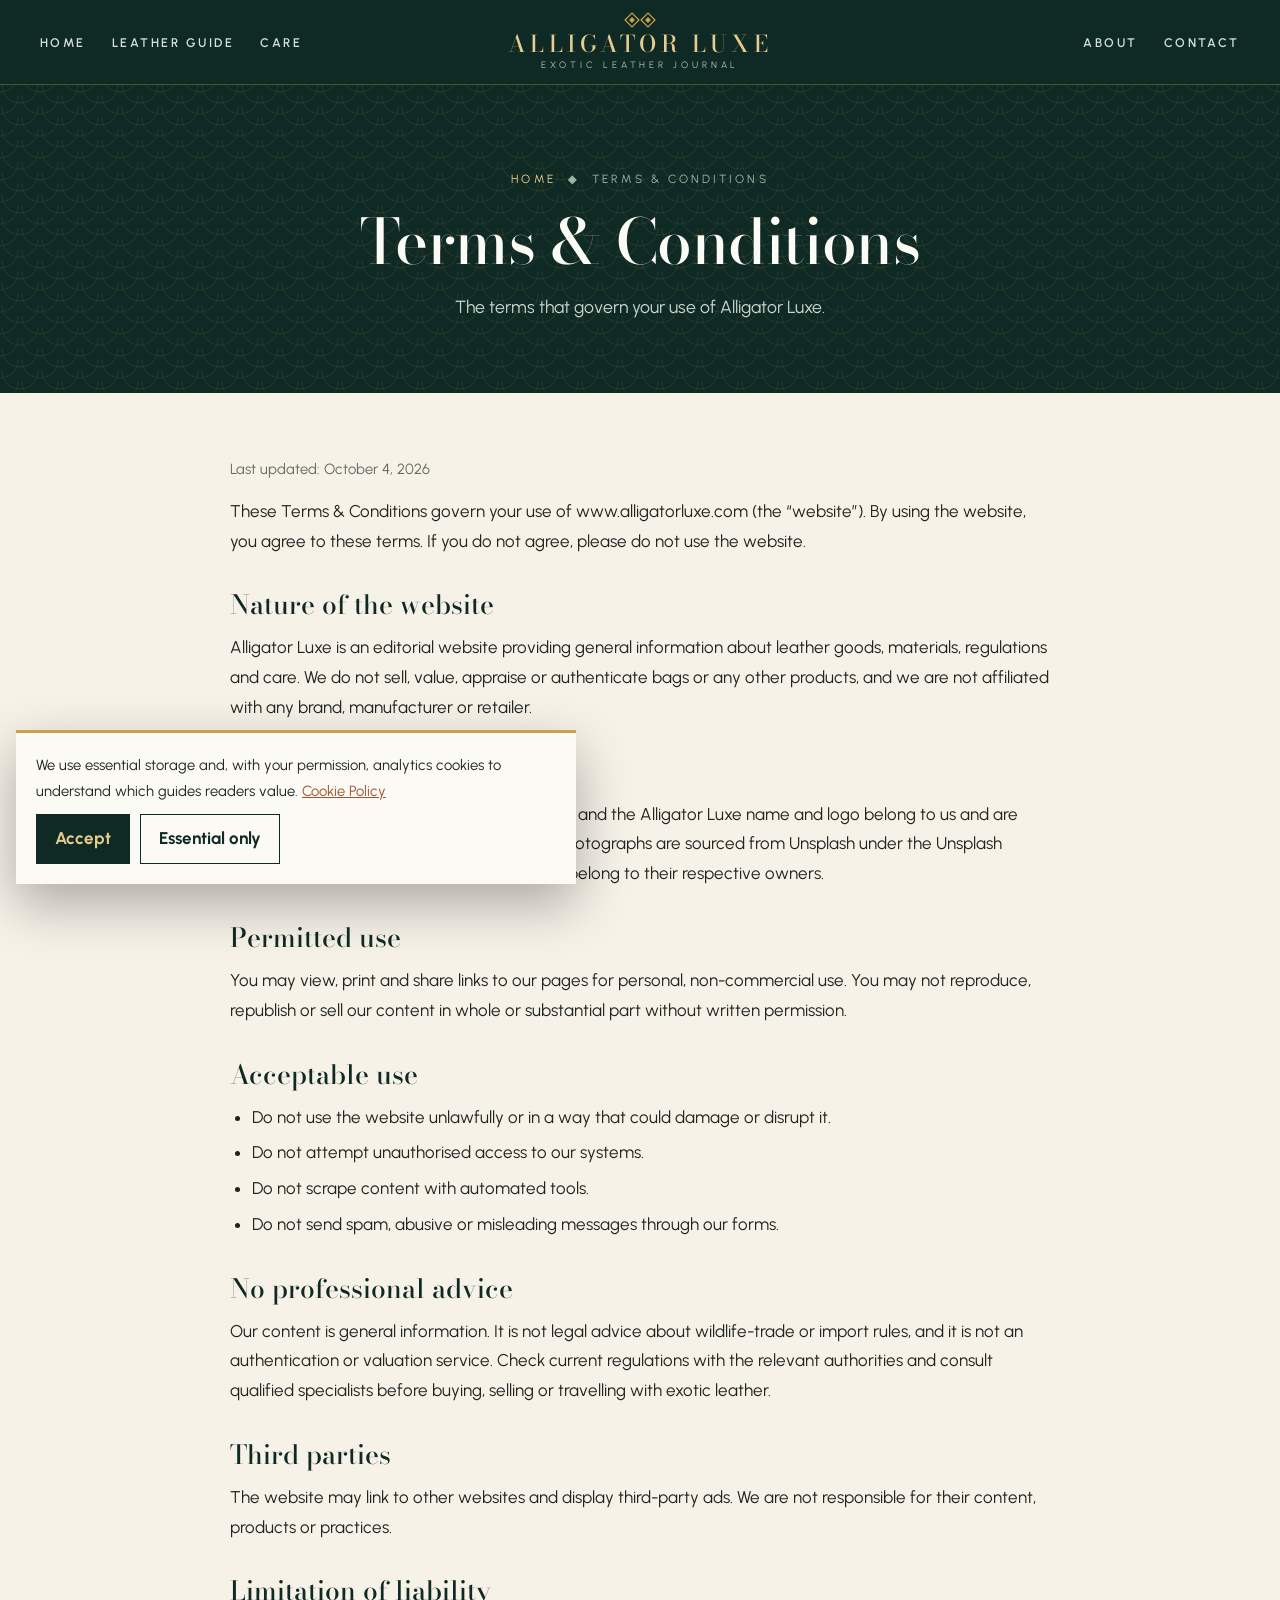
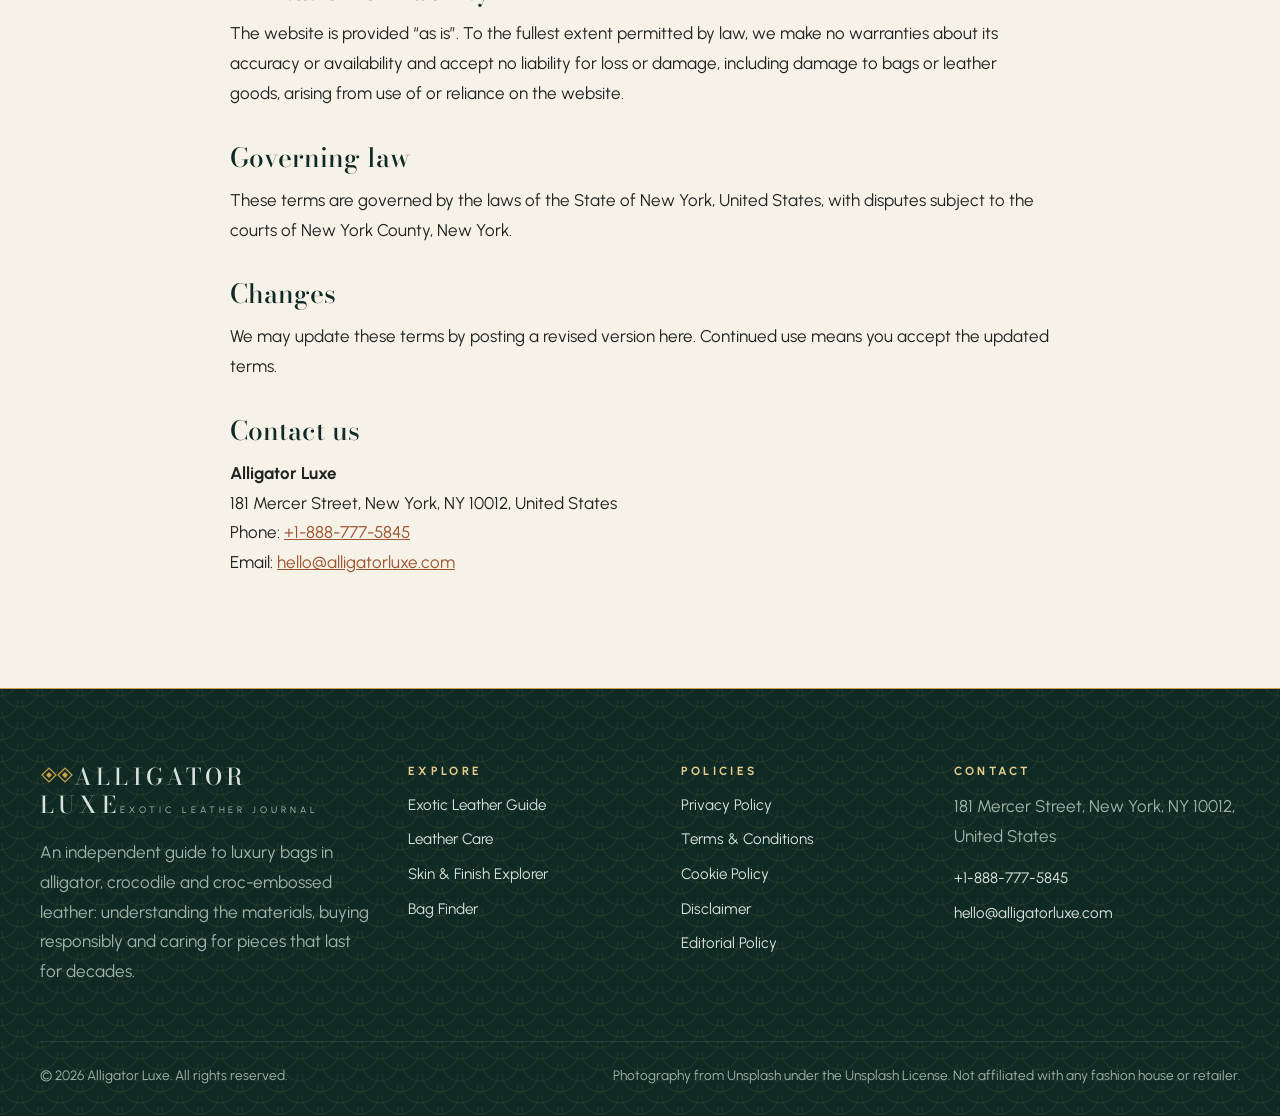
<file: terms-and-conditions.html>
<!DOCTYPE html>
<html lang="en">
<head>
<meta charset="UTF-8">
<meta name="viewport" content="width=device-width, initial-scale=1">
<title>Terms &amp; Conditions | Alligator Luxe</title>
<meta name="description" content="Terms and conditions for using Alligator Luxe, including its editorial nature, intellectual property, acceptable use and limitation of liability.">
<meta name="robots" content="index, follow, max-image-preview:large">
<link rel="canonical" href="https://www.alligatorluxe.com/terms-and-conditions.html">
<meta property="og:type" content="website"><meta property="og:site_name" content="Alligator Luxe">
<meta property="og:title" content="Terms &amp; Conditions | Alligator Luxe"><meta property="og:description" content="Terms and conditions for using Alligator Luxe, including its editorial nature, intellectual property, acceptable use and limitation of liability.">
<meta property="og:url" content="https://www.alligatorluxe.com/terms-and-conditions.html"><meta property="og:image" content="https://images.unsplash.com/photo-1575295912464-fcfd1186d11d?auto=format&fit=crop&w=1200&q=75">
<meta name="twitter:card" content="summary_large_image"><meta name="theme-color" content="#0F2A24">
<link rel="icon" href="data:image/svg+xml,%3Csvg xmlns='http://www.w3.org/2000/svg' viewBox='0 0 40 40'%3E%3Crect width='40' height='40' fill='%230F2A24'/%3E%3Cpath d='M20 6 L34 20 L20 34 L6 20 Z' fill='none' stroke='%23C9A24A' stroke-width='2.4'/%3E%3Cpath d='M20 14 L26 20 L20 26 L14 20 Z' fill='%23C9A24A'/%3E%3C/svg%3E">
<link rel="preconnect" href="https://fonts.googleapis.com"><link rel="preconnect" href="https://fonts.gstatic.com" crossorigin><link rel="preconnect" href="https://images.unsplash.com">
<link href="https://fonts.googleapis.com/css2?family=Bodoni+Moda:ital,opsz,wght@0,6..96,500;1,6..96,500&family=Urbanist:wght@400;600;700&display=swap" rel="stylesheet">
<link rel="stylesheet" href="assets/css/style.css">
<!-- Google tag (gtag.js) -->
<script async src="https://www.googletagmanager.com/gtag/js?id=G-0LY0HY7L01"></script>
<script>
  window.dataLayer = window.dataLayer || [];
  function gtag(){dataLayer.push(arguments);}
  gtag('js', new Date());
  gtag('config', 'G-0LY0HY7L01');
</script>

</head>
<body>
<a class="skip" href="#main">Skip to content</a>
<header class="hdr">
  <div class="wrap">
    <nav class="lnav" aria-label="Main navigation"><ul class="nav"><li><a href="index.html">Home</a></li><li><a href="exotic-leather-guide.html">Leather Guide</a></li><li><a href="leather-care.html">Care</a></li></ul></nav>
    <a class="logo" href="index.html" aria-label="Alligator Luxe home"><svg viewBox="0 0 34 20" aria-hidden="true"><path d="M2 10 L9 3 L16 10 L9 17 Z M18 10 L25 3 L32 10 L25 17 Z" fill="none" stroke="#C9A24A" stroke-width="1.2"/><path d="M9 7 L12 10 L9 13 L6 10 Z M25 7 L28 10 L25 13 L22 10 Z" fill="#C9A24A"/></svg><span>Alligator Luxe</span><small>EXOTIC LEATHER JOURNAL</small></a>
    <nav class="rnav" aria-label="Secondary navigation"><ul class="nav r"><li><a href="about.html">About</a></li><li><a href="contact.html">Contact</a></li></ul></nav>
    <button class="burger" aria-label="Open menu" aria-expanded="false" aria-controls="mnav"><span></span><span></span><span></span></button>
  </div>
  <nav class="mnav" id="mnav" aria-label="Mobile navigation"><a href="index.html">Home</a><a href="exotic-leather-guide.html">Leather Guide</a><a href="leather-care.html">Care</a><a href="about.html">About</a><a href="contact.html">Contact</a></nav>
</header>
<main id="main">
<section class="ph scales"><div class="wrap"><p class="crumbs"><a href="index.html">Home</a> &nbsp;&#9670;&nbsp; Terms &amp; Conditions</p><h1>Terms &amp; Conditions</h1><p class="lead">The terms that govern your use of Alligator Luxe.</p></div></section><article class="prose"><p class="upd">Last updated: October 4, 2026</p>
<p>These Terms &amp; Conditions govern your use of www.alligatorluxe.com (the &ldquo;website&rdquo;). By using the website, you agree to these terms. If you do not agree, please do not use the website.</p>
<h2>Nature of the website</h2>
<p>Alligator Luxe is an editorial website providing general information about leather goods, materials, regulations and care. We do not sell, value, appraise or authenticate bags or any other products, and we are not affiliated with any brand, manufacturer or retailer.</p>
<h2>Intellectual property</h2>
<p>All original text, interactive tools, page designs and the Alligator Luxe name and logo belong to us and are protected by copyright and trademark law. Photographs are sourced from Unsplash under the Unsplash License, and any logos visible in photographs belong to their respective owners.</p>
<h2>Permitted use</h2>
<p>You may view, print and share links to our pages for personal, non-commercial use. You may not reproduce, republish or sell our content in whole or substantial part without written permission.</p>
<h2>Acceptable use</h2>
<ul><li>Do not use the website unlawfully or in a way that could damage or disrupt it.</li><li>Do not attempt unauthorised access to our systems.</li><li>Do not scrape content with automated tools.</li><li>Do not send spam, abusive or misleading messages through our forms.</li></ul>
<h2>No professional advice</h2>
<p>Our content is general information. It is not legal advice about wildlife-trade or import rules, and it is not an authentication or valuation service. Check current regulations with the relevant authorities and consult qualified specialists before buying, selling or travelling with exotic leather.</p>
<h2>Third parties</h2>
<p>The website may link to other websites and display third-party ads. We are not responsible for their content, products or practices.</p>
<h2>Limitation of liability</h2>
<p>The website is provided &ldquo;as is&rdquo;. To the fullest extent permitted by law, we make no warranties about its accuracy or availability and accept no liability for loss or damage, including damage to bags or leather goods, arising from use of or reliance on the website.</p>
<h2>Governing law</h2>
<p>These terms are governed by the laws of the State of New York, United States, with disputes subject to the courts of New York County, New York.</p>
<h2>Changes</h2>
<p>We may update these terms by posting a revised version here. Continued use means you accept the updated terms.</p><h2>Contact us</h2><p><strong>Alligator Luxe</strong><br>181 Mercer Street, New York, NY 10012, United States<br>Phone: <a href="tel:+18887775845">+1-888-777-5845</a><br>Email: <a href="mailto:hello@alligatorluxe.com">hello@alligatorluxe.com</a></p></article></main>
<footer class="ftr scales">
  <div class="wrap">
    <div class="ftr-grid">
      <div><a class="logo" href="index.html"><svg viewBox="0 0 34 20" aria-hidden="true"><path d="M2 10 L9 3 L16 10 L9 17 Z M18 10 L25 3 L32 10 L25 17 Z" fill="none" stroke="#C9A24A" stroke-width="1.2"/><path d="M9 7 L12 10 L9 13 L6 10 Z M25 7 L28 10 L25 13 L22 10 Z" fill="#C9A24A"/></svg><span>Alligator Luxe</span><small>EXOTIC LEATHER JOURNAL</small></a><p>An independent guide to luxury bags in alligator, crocodile and croc-embossed leather: understanding the materials, buying responsibly and caring for pieces that last for decades.</p></div>
      <div><h4>Explore</h4><a href="exotic-leather-guide.html">Exotic Leather Guide</a><a href="leather-care.html">Leather Care</a><a href="index.html#skins">Skin &amp; Finish Explorer</a><a href="index.html#finder-sec">Bag Finder</a></div>
      <div><h4>Policies</h4><a href="privacy-policy.html">Privacy Policy</a><a href="terms-and-conditions.html">Terms &amp; Conditions</a><a href="cookie-policy.html">Cookie Policy</a><a href="disclaimer.html">Disclaimer</a><a href="editorial-policy.html">Editorial Policy</a></div>
      <div><h4>Contact</h4><p>181 Mercer Street, New York, NY 10012, United States</p><a href="tel:+18887775845">+1-888-777-5845</a><a href="mailto:hello@alligatorluxe.com">hello@alligatorluxe.com</a></div>
    </div>
    <div class="ftr-base"><span>&copy; <span id="year">2026</span> Alligator Luxe. All rights reserved.</span><span>Photography from Unsplash under the Unsplash License. Not affiliated with any fashion house or retailer.</span></div>
  </div>
</footer>
<div class="cookie" id="cookie" role="dialog" aria-label="Cookie notice"><p>We use essential storage and, with your permission, analytics cookies to understand which guides readers value. <a href="cookie-policy.html">Cookie Policy</a></p><button class="y" data-cookie="accepted">Accept</button><button data-cookie="declined">Essential only</button></div>
<script src="assets/js/main.js" defer></script>
</body>
</html>
</file>
<file: assets/css/style.css>
:root{--bayou:#0F2A24;--bayou-2:#173A32;--emer:#1F5C4A;--cognac:#9C5530;--gold:#C9A24A;--gold-lt:#E6CD8E;--ivory:#F7F2E8;--cream:#FCFAF5;--text:#1F2421;--muted:#636A64;--line:#E3DACA}
[hidden]{display:none!important}
*{box-sizing:border-box;margin:0;padding:0}
html{scroll-behavior:smooth;overflow-x:hidden}
body{font-family:'Urbanist',system-ui,sans-serif;font-size:17px;line-height:1.75;color:var(--text);background:var(--ivory);overflow-x:hidden}
img{max-width:100%;display:block}
a{color:var(--cognac)}
h1,h2,h3,h4{font-family:'Bodoni Moda',Didot,Georgia,serif;line-height:1.1;color:var(--bayou);font-weight:500}
h1{font-size:clamp(2.6rem,6.2vw,5rem);letter-spacing:-.01em}
h2{font-size:clamp(1.9rem,3.8vw,2.9rem);margin-bottom:14px}
h3{font-size:1.4rem;margin-bottom:8px}
p{margin-bottom:14px}
.wrap{width:min(1200px,100% - 32px);margin-inline:auto}
.skip{position:absolute;left:-9999px}.skip:focus{left:12px;top:12px;background:#fff;padding:8px 14px;z-index:99}
.muted{color:var(--muted)}
.tag{display:inline-block;font-size:.74rem;letter-spacing:.32em;text-transform:uppercase;color:var(--cognac);font-weight:600;margin-bottom:14px}
.tag.g{color:var(--gold)}
.btn{display:inline-block;padding:15px 32px;background:var(--gold);color:var(--bayou);font-weight:700;font-size:.8rem;letter-spacing:.2em;text-transform:uppercase;text-decoration:none;border:1px solid var(--gold);cursor:pointer;font-family:inherit;transition:all .25s}
.btn:hover{background:transparent;color:var(--gold)}
.btn--ghost{background:transparent;color:var(--gold-lt);border-color:rgba(230,205,142,.6)}.btn--ghost:hover{background:var(--gold);color:var(--bayou)}
.btn--dark{background:var(--bayou);color:var(--gold-lt);border-color:var(--bayou)}.btn--dark:hover{background:transparent;color:var(--bayou)}
.pic{overflow:hidden;background:var(--line)}.pic img{width:100%;height:100%;object-fit:cover}
.scales{background-color:var(--bayou);background-image:radial-gradient(circle at 50% 0,transparent 58%,rgba(201,162,74,.09) 59%,rgba(201,162,74,.09) 62%,transparent 63%),radial-gradient(circle at 50% 0,transparent 58%,rgba(201,162,74,.09) 59%,rgba(201,162,74,.09) 62%,transparent 63%);background-size:40px 22px;background-position:0 0,20px 11px}
/* header */
.hdr{background:var(--bayou);position:sticky;top:0;z-index:50;border-bottom:1px solid rgba(201,162,74,.35)}
.hdr .wrap{display:grid;grid-template-columns:1fr auto 1fr;align-items:center;gap:16px;min-height:84px}
.hdr nav:first-of-type{justify-self:start}
.logo{justify-self:center;text-decoration:none;color:var(--gold-lt);text-align:center;display:flex;flex-direction:column;align-items:center;gap:2px}
.logo svg{width:34px;height:20px}
.logo span{font-family:'Bodoni Moda';font-size:1.45rem;letter-spacing:.18em;text-transform:uppercase;font-weight:500;line-height:1}
.logo small{font-size:.58rem;letter-spacing:.42em;color:#AFC2B9}
.nav{display:flex;list-style:none;gap:26px}
.nav.r{justify-content:flex-end}
.nav a{color:#D7E1DB;text-decoration:none;font-size:.78rem;letter-spacing:.2em;text-transform:uppercase;font-weight:600;padding:6px 0;border-bottom:1px solid transparent}
.nav a:hover,.nav a[aria-current]{color:var(--gold-lt);border-color:var(--gold)}
.hdr .rnav{justify-self:end}
.burger{display:none;justify-self:end;width:44px;height:44px;border:1px solid rgba(201,162,74,.5);background:transparent;flex-direction:column;align-items:center;justify-content:center;gap:6px;cursor:pointer}
.burger span{width:20px;height:1px;background:var(--gold-lt)}
.mnav{display:none}
@media(max-width:940px){.hdr .wrap{grid-template-columns:auto 1fr auto}.hdr .lnav,.hdr .rnav{display:none}.logo{grid-column:2}.burger{display:flex;grid-column:3}.mnav{position:absolute;left:0;right:0;top:100%;background:var(--bayou);border-bottom:1px solid var(--gold);padding:8px 16px 18px}.mnav.open{display:block}.mnav a{display:block;padding:12px 0;color:#D7E1DB;text-decoration:none;letter-spacing:.18em;text-transform:uppercase;font-size:.82rem;border-bottom:1px solid rgba(255,255,255,.08)}.mnav a[aria-current]{color:var(--gold-lt)}}
/* hero */
.hero{color:#C9D6CF;overflow:hidden}
.hero .wrap{display:grid;grid-template-columns:1fr 1fr;gap:60px;align-items:center;padding:90px 0}
.hero .wrap>*{min-width:0}
.hero h1{color:var(--cream)}.hero h1 em{color:var(--gold-lt);font-style:italic}
.hero .lead{font-size:1.15rem;max-width:540px;margin-top:18px}
.ctas{display:flex;gap:14px;flex-wrap:wrap;margin-top:30px}
.frame{position:relative;padding:18px;border:1px solid rgba(201,162,74,.55);max-width:480px;margin-inline:auto;width:100%}
.frame .main{aspect-ratio:4/5}
.frame .chip{position:absolute;right:-24px;bottom:-24px;width:42%;aspect-ratio:1;border:6px solid var(--bayou)}
.frame .seal{position:absolute;left:-18px;top:30px;background:var(--gold);color:var(--bayou);font-family:'Bodoni Moda';font-style:italic;padding:14px 16px;max-width:170px;line-height:1.3;font-size:.95rem}
.ribbon{background:var(--emer);color:#E5EEE9}
.ribbon .wrap{display:grid;grid-template-columns:repeat(4,1fr)}
.ribbon div{padding:22px 18px;border-left:1px solid rgba(255,255,255,.14);text-align:center;min-width:0}
.ribbon div:first-child{border-left:0}
.ribbon b{display:block;font-family:'Bodoni Moda';font-size:1.3rem;color:var(--gold-lt);font-weight:500}
.ribbon span{font-size:.85rem}
/* sections */
.sec{padding:110px 0}
.center{text-align:center;max-width:720px;margin:0 auto 50px}
.cream{background:var(--cream)}
.dark{color:#C9D6CF}.dark h2,.dark h3{color:var(--cream)}.dark .muted{color:#9FB3A9}
/* skin explorer */
.sk-tabs{display:flex;flex-wrap:wrap;justify-content:center;gap:0;border-bottom:1px solid rgba(201,162,74,.35);margin-bottom:40px}
.sk-tabs button{font:inherit;background:none;border:0;color:#9FB3A9;padding:14px 22px;cursor:pointer;font-size:.8rem;letter-spacing:.2em;text-transform:uppercase;font-weight:600;border-bottom:2px solid transparent;margin-bottom:-1px}
.sk-tabs button[aria-selected=true]{color:var(--gold-lt);border-color:var(--gold)}
.skp{display:grid;grid-template-columns:1fr 1fr;gap:56px;align-items:center}
.skp>*{min-width:0}
.skp .pic{aspect-ratio:1/1;border:1px solid rgba(201,162,74,.4);padding:10px;background:transparent}
.skp h3{font-size:2.2rem;font-style:italic;color:var(--gold-lt)}
.traits{list-style:none;margin-top:18px;border-top:1px solid rgba(201,162,74,.3)}
.traits li{display:grid;grid-template-columns:130px 1fr;gap:12px;padding:12px 0;border-bottom:1px solid rgba(201,162,74,.3);font-size:.95rem}
.traits b{font-size:.72rem;letter-spacing:.2em;text-transform:uppercase;color:var(--gold);font-weight:700;padding-top:3px}
/* finder */
.finder{display:grid;grid-template-columns:1fr 1fr;border:1px solid var(--line);background:var(--cream)}
.finder>*{min-width:0}
.finder form{padding:44px}
.fld{margin-bottom:24px;border:0}
.fld legend,.fld>label{display:block;font-size:.74rem;letter-spacing:.24em;text-transform:uppercase;color:var(--cognac);font-weight:700;margin-bottom:12px}
.opt{display:flex;flex-wrap:wrap;gap:8px}
.opt label{position:relative}
.opt input{position:absolute;opacity:0;width:1px;height:1px}
.opt span{display:block;padding:10px 18px;border:1px solid var(--line);cursor:pointer;font-weight:600;font-size:.92rem;background:#fff}
.opt input:checked+span{background:var(--bayou);color:var(--gold-lt);border-color:var(--bayou)}
.opt input:focus-visible+span{outline:2px solid var(--gold);outline-offset:2px}
.fres{background:var(--bayou);color:#C9D6CF;display:grid;grid-template-rows:auto 1fr}
.fres .pic{aspect-ratio:16/11}
.fres .t{padding:32px}
.fres h3{color:var(--gold-lt);font-size:1.9rem;font-style:italic}
.fres ul{list-style:none;margin-top:12px}
.fres li{padding:8px 0 8px 22px;position:relative;border-bottom:1px solid rgba(255,255,255,.08)}
.fres li::before{content:"◆";position:absolute;left:0;color:var(--gold);font-size:.7rem;top:12px}
select,input[type=text],input[type=email],textarea{width:100%;font:inherit;padding:13px 15px;border:1px solid var(--line);background:#fff;color:var(--text);border-radius:0}
textarea{min-height:150px;resize:vertical}
/* responsible */
.resp{display:grid;grid-template-columns:1.1fr .9fr;gap:60px;align-items:center}
.resp>*{min-width:0}
.resp .pic{aspect-ratio:4/3.3}
.pillars{display:grid;grid-template-columns:1fr 1fr;gap:16px;margin-top:22px}
.pillars div{border-top:2px solid var(--gold);padding-top:12px;min-width:0}
.pillars h3{font-size:1.15rem}
.pillars p{font-size:.94rem;margin:0;color:var(--muted)}
/* checklist */
.check{display:grid;grid-template-columns:.9fr 1.1fr;gap:56px;align-items:start}
.check>*{min-width:0}
.check .pic{aspect-ratio:4/4.4}
.clist{list-style:none;margin-top:10px}
.clist li{border-bottom:1px solid var(--line)}
.clist label{display:flex;gap:14px;align-items:flex-start;padding:14px 0;cursor:pointer}
.clist input{width:20px;height:20px;accent-color:var(--emer);margin-top:4px;flex:none}
.clist span b{display:block;font-weight:700;color:var(--bayou)}
.clist span{font-size:.95rem}
.meter{margin-top:22px;background:var(--bayou);color:#C9D6CF;padding:20px 22px}
.meter .bar{height:8px;background:rgba(255,255,255,.12);margin:10px 0 8px}
.meter .bar i{display:block;height:100%;background:var(--gold);width:0;transition:width .3s}
.meter b{color:var(--gold-lt);font-family:'Bodoni Moda';font-size:1.3rem;font-weight:500}
.meter p{margin:0;font-size:.92rem}
/* band */
.band{position:relative;padding:130px 0;color:#fff;overflow:hidden;text-align:center}
.band>img{position:absolute;inset:0;width:100%;height:100%;object-fit:cover}
.band::after{content:"";position:absolute;inset:0;background:rgba(15,42,36,.72)}
.band .wrap{position:relative;z-index:1;max-width:820px}
.band blockquote{font-family:'Bodoni Moda';font-style:italic;font-size:clamp(1.5rem,3.2vw,2.3rem);line-height:1.32;margin:6px 0 18px;color:var(--cream)}
.band p{color:#D7E1DB}
/* season tip */
.stip{display:grid;grid-template-columns:auto 1fr;gap:30px;align-items:center;border:1px solid var(--gold);padding:30px 34px;background:var(--cream);margin-top:40px}
.stip>*{min-width:0}
.stip .s{font-family:'Bodoni Moda';font-style:italic;font-size:2.2rem;color:var(--cognac);line-height:1}
.stip .s small{display:block;font-family:'Urbanist';font-style:normal;font-size:.68rem;letter-spacing:.3em;text-transform:uppercase;color:var(--muted);margin-top:6px}
.stip p{margin:0}
/* faq */
.faq-grid{display:grid;grid-template-columns:.8fr 1.2fr;gap:56px}
.faq-grid>*{min-width:0}
.faq-grid .pic{aspect-ratio:4/3.4;margin-top:24px}
details{border-bottom:1px solid var(--line)}
details:first-child{border-top:1px solid var(--line)}
summary{cursor:pointer;font-family:'Bodoni Moda';font-size:1.15rem;color:var(--bayou);padding:18px 0;list-style:none;display:flex;justify-content:space-between;gap:12px}
summary::-webkit-details-marker{display:none}
summary::after{content:"+";color:var(--gold);font-size:1.4rem;line-height:1;font-family:'Urbanist'}
details[open] summary::after{content:"–"}
details p{color:var(--muted)}
/* newsletter */
.nl{display:grid;grid-template-columns:.9fr 1.1fr;border:1px solid rgba(201,162,74,.4)}
.nl>*{min-width:0}
.nl .pic{min-height:360px}
.nl .in{padding:56px;color:#C9D6CF}
.nl h2{color:var(--cream)}
.nl .row{display:flex;gap:12px;flex-wrap:wrap;margin:20px 0 12px}
.nl a:not(.btn){color:var(--gold-lt)}
.small{font-size:.86rem}
/* inner */
.ph{color:#C9D6CF;padding:84px 0 70px;text-align:center}
.ph h1{color:var(--cream);max-width:900px;margin:0 auto;font-size:clamp(2.2rem,5vw,3.9rem)}
.ph .lead{font-size:1.1rem;max-width:720px;margin:16px auto 0}
.crumbs{font-size:.74rem;letter-spacing:.26em;text-transform:uppercase;margin-bottom:18px;color:#9FB3A9}.crumbs a{color:var(--gold-lt);text-decoration:none}
.duo{display:grid;grid-template-columns:1fr 1fr;gap:60px;align-items:center;padding:74px 0}
.duo>*{min-width:0}
.duo.flip .pic{order:2}
.duo .pic{aspect-ratio:4/4.6}
.duo ul,.duo ol,.prose ul,.prose ol{padding-left:22px;margin-bottom:14px}.duo li,.prose li{margin-bottom:6px}
.cards3{display:grid;grid-template-columns:repeat(3,1fr);gap:0;border:1px solid var(--line);background:var(--cream);margin:10px 0 70px}
.cards3>div{padding:32px;border-left:1px solid var(--line);min-width:0}
.cards3>div:first-child{border-left:0}
.cards3 h3{font-style:italic}
.tbl-wrap{overflow-x:auto;border:1px solid var(--line);background:var(--cream)}
.tbl{width:100%;border-collapse:collapse;min-width:600px;font-size:.95rem}
.tbl th{background:var(--bayou);color:var(--gold-lt);text-align:left;padding:14px 16px;font-size:.74rem;letter-spacing:.18em;text-transform:uppercase;font-weight:700}
.tbl td{padding:13px 16px;border-top:1px solid var(--line);vertical-align:top}
.prose{width:min(820px,100% - 32px);margin:0 auto;padding:64px 0 96px}
.prose h2{font-size:1.65rem;margin-top:34px}.prose h3{margin-top:18px}
.upd{color:var(--muted);font-size:.92rem}
.contact{display:grid;grid-template-columns:.9fr 1.1fr;gap:56px;padding:74px 0 96px}
.contact>*{min-width:0}
.cbox{background:var(--bayou);color:#C9D6CF}
.cbox .pic{aspect-ratio:16/10}
.cbox .t{padding:32px}.cbox h2{color:var(--cream);font-size:1.7rem}
.cbox dl{display:grid;grid-template-columns:80px 1fr;gap:10px 12px;font-size:.95rem}
.cbox dt{color:var(--gold);font-size:.72rem;letter-spacing:.2em;text-transform:uppercase;padding-top:4px;font-weight:700}.cbox a{color:#fff}
.two{display:grid;grid-template-columns:1fr 1fr;gap:16px}
.agree{display:flex;gap:10px;align-items:flex-start;font-size:.92rem}.agree input{width:auto;margin-top:6px}
.agree label{letter-spacing:0;text-transform:none;font-size:.92rem;font-weight:400;color:var(--text)}
.note{background:var(--cream);border:1px solid var(--line);border-left:3px solid var(--gold);padding:14px 18px;font-size:.93rem;margin-bottom:18px}
/* footer */
.ftr{color:#9FB3A9;padding:76px 0 28px;border-top:1px solid var(--gold)}
.ftr-grid{display:grid;grid-template-columns:1.4fr 1fr 1fr 1.2fr;gap:34px}
.ftr-grid>*{min-width:0}
.ftr .logo{align-items:flex-start;text-align:left;margin-bottom:16px}
.ftr h4{color:var(--gold-lt);font-family:'Urbanist';font-size:.74rem;letter-spacing:.28em;text-transform:uppercase;font-weight:700;margin-bottom:14px}
.ftr a{display:block;color:#D7E1DB;text-decoration:none;margin-bottom:8px;font-size:.95rem;overflow-wrap:anywhere}.ftr a:hover{color:var(--gold-lt)}
.ftr-base{border-top:1px solid rgba(255,255,255,.1);margin-top:40px;padding-top:22px;display:flex;justify-content:space-between;gap:16px;flex-wrap:wrap;font-size:.85rem}
.cookie{position:fixed;left:16px;right:16px;bottom:16px;max-width:560px;background:var(--cream);box-shadow:0 20px 50px rgba(0,0,0,.3);padding:20px;display:none;gap:10px;flex-wrap:wrap;align-items:center;z-index:90;border-top:3px solid var(--gold)}
.cookie.show{display:flex}.cookie p{margin:0;font-size:.92rem;flex:1 1 100%}
.cookie button{font:inherit;font-weight:700;padding:9px 18px;border:1px solid var(--bayou);background:transparent;color:var(--bayou);cursor:pointer}
.cookie button.y{background:var(--bayou);color:var(--gold-lt)}
@media(max-width:1000px){.ftr-grid{grid-template-columns:1fr 1fr}.ribbon .wrap{grid-template-columns:1fr 1fr}.ribbon div:nth-child(3){border-left:0}.ribbon div:nth-child(n+3){border-top:1px solid rgba(255,255,255,.14)}}
@media(max-width:900px){.hero .wrap,.skp,.finder,.resp,.check,.faq-grid,.nl,.duo,.contact{grid-template-columns:1fr}.hero .wrap{padding:64px 0 80px;gap:60px}.duo.flip .pic{order:0}.cards3{grid-template-columns:1fr}.cards3>div{border-left:0;border-top:1px solid var(--line)}.cards3>div:first-child{border-top:0}.sec{padding:76px 0}.frame .chip{right:-8px}.frame .seal{left:-6px}}
@media(max-width:560px){body{font-size:16px}.ftr-grid,.two,.pillars{grid-template-columns:1fr}.finder form,.fres .t,.nl .in{padding:26px}.traits li{grid-template-columns:1fr;gap:2px}.sk-tabs button{padding:12px 12px;font-size:.72rem;letter-spacing:.14em}.stip{grid-template-columns:1fr;padding:24px}.frame .seal{font-size:.8rem;max-width:130px;padding:10px 12px}}
</file>
